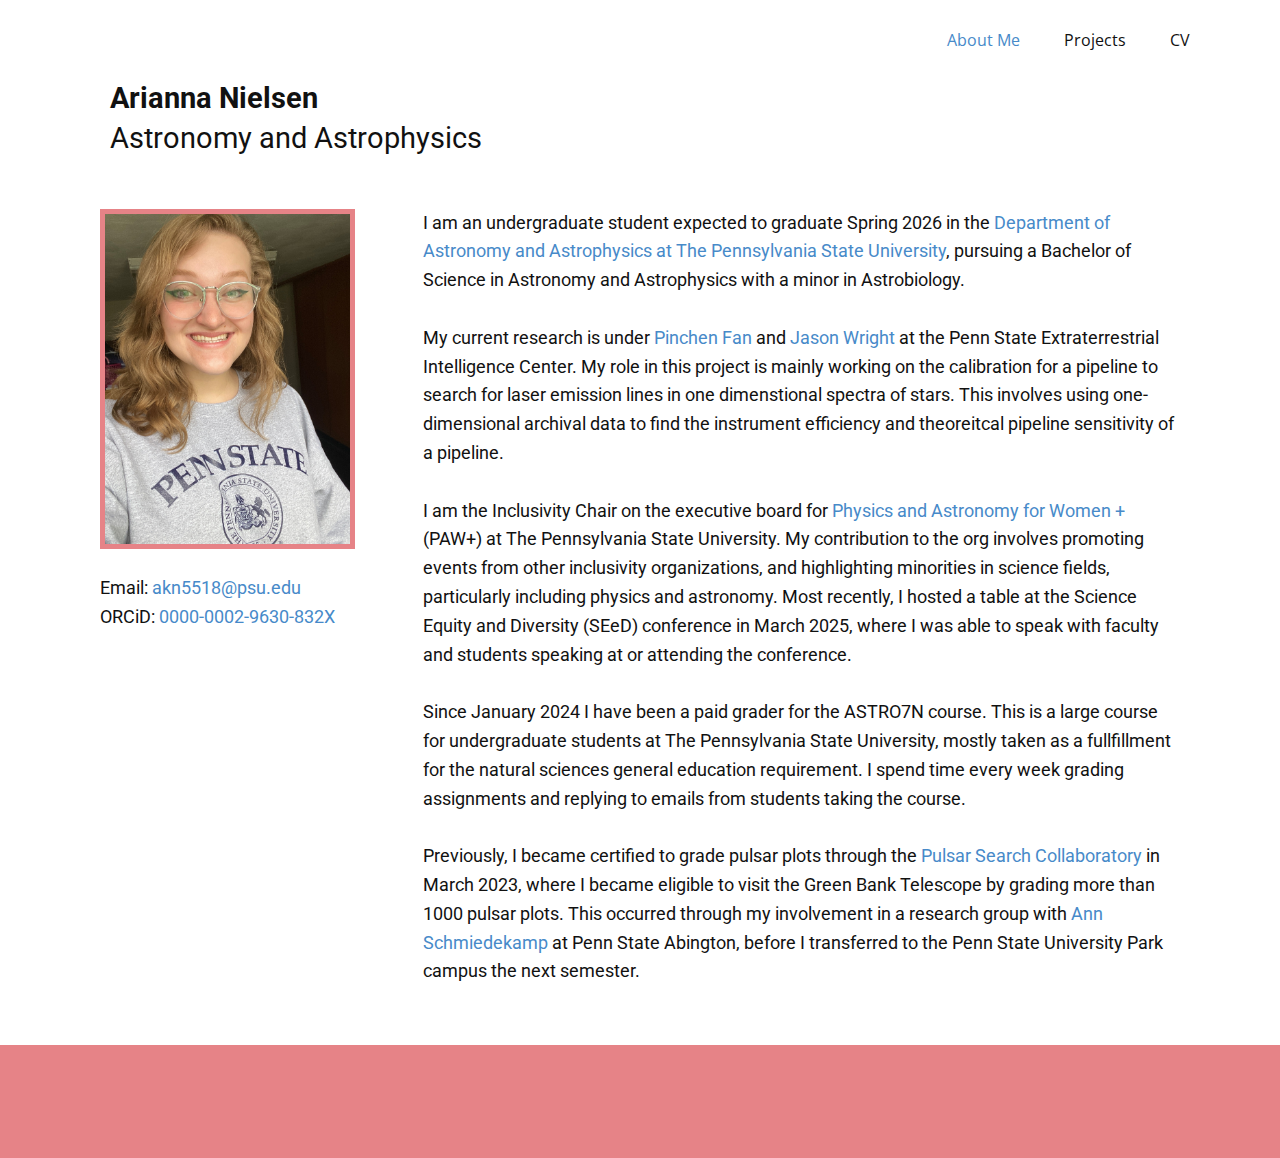
<file: index.html>
<!DOCTYPE html>
<html style="font-size: 16px;" lang="en"><head>
    <meta name="viewport" content="width=device-width, initial-scale=1.0">
    <meta charset="utf-8">
    <meta name="keywords" content="Arianna Nielsen">
    <meta name="description" content="">
    <title>About Me</title>
    <link rel="stylesheet" href="nicepage.css" media="screen">
<link rel="stylesheet" href="index.css" media="screen">
    <script class="u-script" type="text/javascript" src="jquery.js" defer=""></script>
    <script class="u-script" type="text/javascript" src="nicepage.js" defer=""></script>
    <meta name="generator" content="Nicepage 7.8.6, nicepage.com">
    <link id="u-theme-google-font" rel="stylesheet" href="https://fonts.googleapis.com/css?family=Roboto:100,100i,300,300i,400,400i,500,500i,700,700i,900,900i|Open+Sans:300,300i,400,400i,500,500i,600,600i,700,700i,800,800i">
    <link id="u-page-google-font" rel="stylesheet" href="https://fonts.googleapis.com/css?family=Roboto:100,100i,300,300i,400,400i,500,500i,700,700i,900,900i">
    <script type="application/ld+json">{
		"@context": "http://schema.org",
		"@type": "Organization",
		"name": "",
		"url": "/"
}</script>
    <meta name="theme-color" content="#478ac9">
    <meta property="og:title" content="About Me">
    <meta property="og:type" content="website">
    <link rel="canonical" href="/">
  <meta data-intl-tel-input-cdn-path="intlTelInput/"></head>
	 <!-- Custom Styles to Remove Gaps -->
    <style>
        /* Reset margin and padding for the entire page */
        * {
            margin: 0;
            padding: 0;
            box-sizing: border-box;
        }

        /* Ensure body has no padding or margin */
        body {
            margin: 0;
            padding: 0;
            height: 100%; /* Ensure full height for the body */
        }

        /* Remove extra space from header */
        header {
            margin: 0;
            padding: 0;
        }

        /* Remove gap above sections */
        section.u-section-1, section.u-section-2 {
            margin-top: 0 !important;
            padding-top: 0 !important;
        }

        /* Remove margin-bottom of sections */
        section {
            margin-bottom: 0 !important;
            padding-bottom: 0 !important;
        }

        /* Remove gaps within layout cells */
        .u-layout-cell {
            padding: 0 !important;
            margin: 0 !important;
        }

        /* Remove padding from the layout container */
        .u-layout-wrap {
            padding: 0 !important;
            margin: 0 !important;
        }

        /* Ensure images are aligned without any space around them */
        img.u-image {
            margin: 0 !important;
            padding: 0 !important;
            display: block; /* Make sure image is treated as block element */
            width: 100%; /* Ensure the image fills the container */
        }
	@media (max-width: 768px) {
  .u-popupmenu-items .u-nav-link:hover {
    color: #f77cac !important; /* Pink when tapped or hovered */
  }
}
    </style>
</head>
  <body data-home-page="https://ariannanielsen.nicepage.io/Home.html?version=cf4f692b-7b1d-22ef-b6c4-9f2c6c17b071" data-home-page-title="About Me" data-path-to-root="./" data-include-products="false" class="u-body u-xl-mode" data-lang="en"><header class="u-clearfix u-header u-header" id="header"><div class="u-clearfix u-sheet u-valign-middle-lg u-valign-middle-md u-valign-middle-sm u-valign-middle-xs u-sheet-1">
        <nav class="u-menu u-menu-one-level u-offcanvas u-menu-1" role="navigation" aria-label="Menu navigation">
          <div class="menu-collapse" style="font-size: 1rem; letter-spacing: 0px;">
            <a class="u-button-style u-custom-left-right-menu-spacing u-custom-padding-bottom u-custom-top-bottom-menu-spacing u-hamburger-link u-nav-link u-text-active-palette-1-base u-text-hover-palette-2-base" href="#" tabindex="-1" aria-label="Open menu" aria-controls="ac43">
              <svg class="u-svg-link" viewBox="0 0 24 24"><use xlink:href="#menu-hamburger"></use></svg>
              <svg class="u-svg-content" version="1.1" id="menu-hamburger" viewBox="0 0 16 16" x="0px" y="0px" xmlns:xlink="http://www.w3.org/1999/xlink" xmlns="http://www.w3.org/2000/svg"><g><rect y="1" width="16" height="2"></rect><rect y="7" width="16" height="2"></rect><rect y="13" width="16" height="2"></rect>
</g></svg>
            </a>
          </div>
          <div class="u-custom-menu u-nav-container">
          <ul class="u-nav u-unstyled u-nav-1" role="menubar">
  <li role="none" class="u-nav-item">
    <a role="menuitem" class="u-button-style u-nav-link u-text-active-palette-1-base u-text-hover-palette-2-base" href="./" style="padding: 10px 20px;">About Me</a>
  </li>
  <li role="none" class="u-nav-item">
    <a role="menuitem" class="u-button-style u-nav-link u-text-active-palette-1-base u-text-hover-palette-2-base" href="Projects.html" style="padding: 10px 20px;">Projects</a>
  </li>
	<li role="none" class="u-nav-item">
    <a role="menuitem" class="u-button-style u-nav-link u-text-active-palette-1-base u-text-hover-palette-2-base" href="CV.html" style="padding: 10px 20px;">CV</a>
  </li>
</ul>
          </div>
          <div class="u-custom-menu u-nav-container-collapse" id="ac43" role="region" aria-label="Menu panel">
            <div class="u-palette-2-light-1 u-container-style u-inner-container-layout u-opacity u-opacity-95 u-sidenav">
              <div class="u-inner-container-layout u-sidenav-overflow">
                <div class="u-menu-close" tabindex="-1" aria-label="Close menu"></div>
                <ul class="u-align-center u-nav u-popupmenu-items u-unstyled u-nav-2" role="menubar">
  <li role="none" class="u-nav-item"><a role="menuitem" class="u-button-style u-nav-link u-text-active-palette-1-base u-text-hover-palette-2-base" href="./">About Me</a></li>
  <li role="none" class="u-nav-item"><a role="menuitem" class="u-button-style u-nav-link u-text-active-palette-1-base u-text-hover-palette-2-base" href="Projects.html">Projects</a></li>
  <li role="none" class="u-nav-item"><a role="menuitem" class="u-button-style u-nav-link u-text-active-palette-1-base u-text-hover-palette-2-base" href="CV.html">CV</a></li>
</ul>
              </div>
            </div>
            <div class="u-black u-menu-overlay u-opacity u-opacity-70"></div>
          </div>
        </nav>
    <h1 class="u-text u-custom-font u-font-roboto" style="text-align: left; font-size: 1.8em; font-weight: 700; line-height: 1.4; margin-left: 40px;">
      Arianna Nielsen<br>
      <span style="font-size: 1em; font-weight: normal;">Astronomy and Astrophysics</span>
    </h1>
</header>
    <section class="u-clearfix u-section-2" id="block-1">
      <div class="u-clearfix u-sheet u-valign-top-lg u-valign-top-md u-valign-top-sm u-valign-top-xs u-sheet-1">
        <div class="data-layout-selected u-clearfix u-expanded-width u-layout-wrap u-layout-wrap-1">
          <div class="u-layout">
            <div class="u-layout-row">
              <div class="u-container-style u-layout-cell u-size-17 u-layout-cell-1">
                <div class="u-container-layout u-valign-top u-container-layout-1">
                  <img class="custom-expanded u-border-5 u-border-palette-2-light-1 u-image u-image-1" src="images/IMG_3912.jpg" data-image-width="2316" data-image-height="3088">
			<br><p class="u-custom-font u-font-roboto u-text u-text-default u-text-1"> Email: <a href="mailto:akn5518@psu.edu">akn5518@psu.edu</a>
			<br> ORCiD: <a href="https://orcid.org/0000-0002-9630-832X" target="_blank" rel="noopener" data-block="17" data-block-type="Button,TextButton">0000-0002-9630-832X</a>
                </div>
              </div>
              <div class="u-container-style u-layout-cell u-size-43 u-layout-cell-2">
                <div class="u-container-layout u-container-layout-2">
                  <p class="u-custom-font u-font-roboto u-text u-text-default u-text-1">I am an undergraduate student expected to graduate Spring 2026 in the <a href="https://science.psu.edu/astro" target="_blank" rel="noopener">Department of Astronomy and Astrophysics at The Pennsylvania State University</a>, pursuing a Bachelor of Science in Astronomy and Astrophysics with a minor in Astrobiology.<br>
			  <br> My current research is under <a href="https://pinchen.fan/" target="_blank" rel="noopener" data-block="17" data-block-type="Button,TextButton">Pinchen Fan</a> and <a href="https://sites.psu.edu/astrowright/" target="_blank" rel="noopener" data-block="18" data-block-type="Button,TextButton">Jason Wright</a> at the Penn State Extraterrestrial Intelligence Center. My role in this project is mainly working on the calibration for a pipeline to search for laser emission lines in one dimenstional spectra of stars. This involves using one-dimensional archival data to find the instrument efficiency and theoreitcal pipeline sensitivity of a pipeline.<br>
				<br>I am the Inclusivity Chair on the executive board for <a href="https://pawplus.psu.edu/" target="_blank" rel="noopener">Physics and Astronomy for Women +</a> (PAW+) at The Pennsylvania State University. My contribution to the org involves promoting events from other inclusivity organizations, and highlighting minorities in science fields, particularly including physics and astronomy. Most recently, I hosted a table at the Science Equity and Diversity (SEeD) conference in March 2025, where I was able to speak with faculty and students speaking at or attending the conference.<br>
			  <br> Since January 2024 I have been a paid grader for the ASTRO7N course. This is a large course for undergraduate students at The Pennsylvania State University, mostly taken as a fullfillment for the natural sciences general education requirement. I spend time every week grading assignments and replying to emails from students taking the course.<br>
			  <br>Previously, I became certified to grade pulsar plots through the <a href="https://pulsars.nanograv.org/">Pulsar Search Collaboratory</a> in March 2023, where I became eligible to visit the Green Bank Telescope by grading more than 1000 pulsar plots. This occurred through my involvement in a research group with <a href="https://www.abington.psu.edu/person/ann-schmiedekamp-ph-d" target="_blank" rel="noopener">Ann Schmiedekamp</a> at Penn State Abington, before I transferred to the Penn State University Park campus the next semester.<br>
&nbsp;
                    <br>
                  </p>
                </div>
              </div>
            </div>
          </div>
        </div>
      </div>
    </section>
    <footer class="u-align-center u-clearfix u-container-align-center u-footer u-palette-2-light-1 u-footer" id="footer"><div class="u-clearfix u-sheet u-sheet-1">
          <br>
          <br>
        </p>
      </div></footer> 
    </section>
</body></html>
</file>
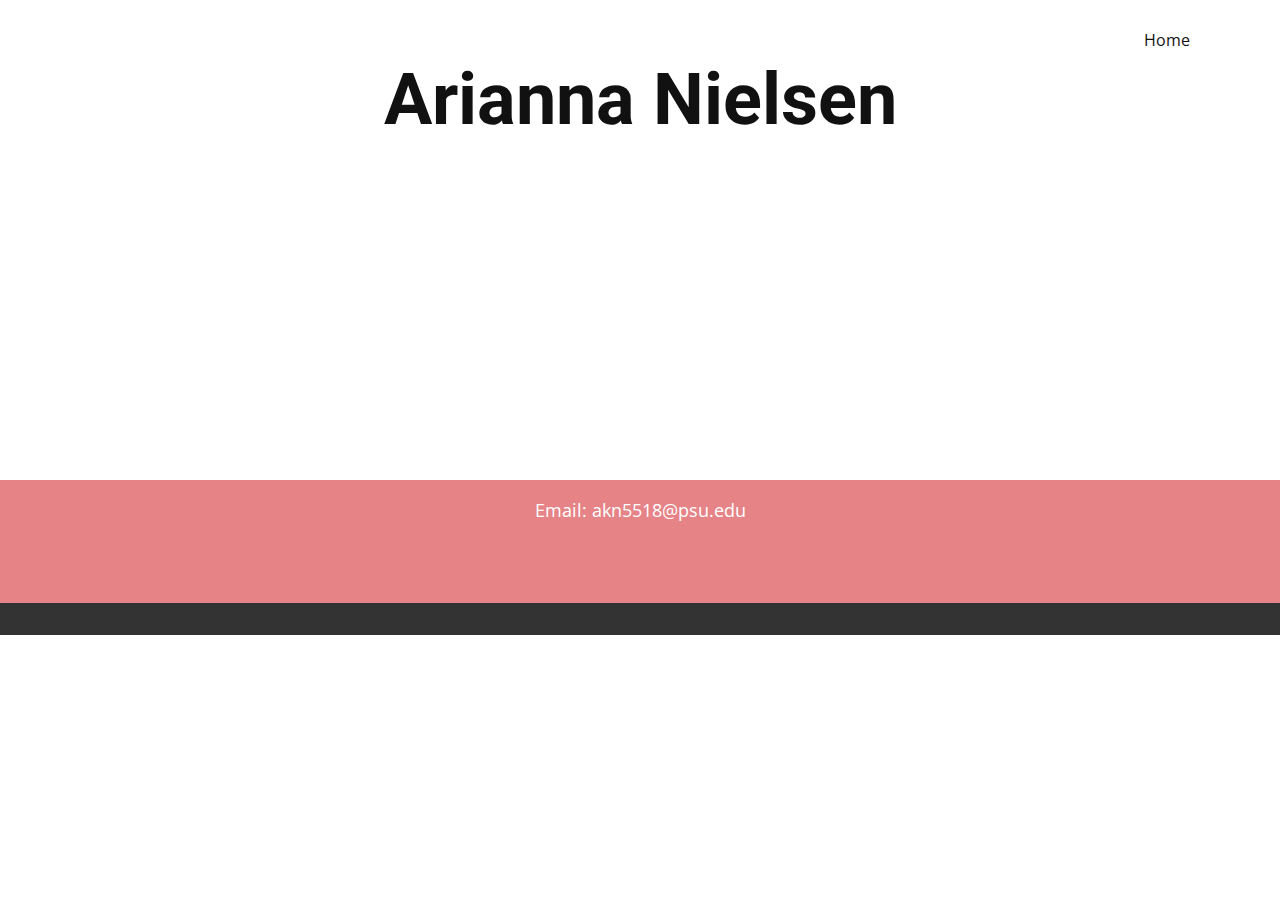
<file: About.html>
<!DOCTYPE html>
<html style="font-size: 16px;" lang="en"><head>
    <meta name="viewport" content="width=device-width, initial-scale=1.0">
    <meta charset="utf-8">
    <meta name="keywords" content="Arianna Nielsen">
    <meta name="description" content="">
    <title>About</title>
    <link rel="stylesheet" href="nicepage.css" media="screen">
<link rel="stylesheet" href="About.css" media="screen">
    <script class="u-script" type="text/javascript" src="jquery.js" defer=""></script>
    <script class="u-script" type="text/javascript" src="nicepage.js" defer=""></script>
    <meta name="generator" content="Nicepage 7.8.6, nicepage.com">
    
    
    
    <link id="u-theme-google-font" rel="stylesheet" href="https://fonts.googleapis.com/css?family=Roboto:100,100i,300,300i,400,400i,500,500i,700,700i,900,900i|Open+Sans:300,300i,400,400i,500,500i,600,600i,700,700i,800,800i">
    <link id="u-page-google-font" rel="stylesheet" href="https://fonts.googleapis.com/css?family=Roboto:100,100i,300,300i,400,400i,500,500i,700,700i,900,900i">
    <script type="application/ld+json">{
		"@context": "http://schema.org",
		"@type": "Organization",
		"name": ""
}</script>
    <meta name="theme-color" content="#478ac9">
    <meta property="og:title" content="About">
    <meta property="og:type" content="website">
  <meta data-intl-tel-input-cdn-path="intlTelInput/"></head>
  <body data-path-to-root="./" data-include-products="false" class="u-body u-xl-mode" data-lang="en"><header class="u-clearfix u-header u-header" id="header"><div class="u-clearfix u-sheet u-valign-middle-lg u-valign-middle-md u-valign-middle-sm u-valign-middle-xs u-sheet-1">
        <nav class="u-menu u-menu-one-level u-offcanvas u-menu-1" role="navigation" aria-label="Menu navigation">
          <div class="menu-collapse" style="font-size: 1rem; letter-spacing: 0px;">
            <a class="u-button-style u-custom-left-right-menu-spacing u-custom-padding-bottom u-custom-top-bottom-menu-spacing u-hamburger-link u-nav-link u-text-active-palette-1-base u-text-hover-palette-2-base" href="#" tabindex="-1" aria-label="Open menu" aria-controls="ac43">
              <svg class="u-svg-link" viewBox="0 0 24 24"><use xlink:href="#menu-hamburger"></use></svg>
              <svg class="u-svg-content" version="1.1" id="menu-hamburger" viewBox="0 0 16 16" x="0px" y="0px" xmlns:xlink="http://www.w3.org/1999/xlink" xmlns="http://www.w3.org/2000/svg"><g><rect y="1" width="16" height="2"></rect><rect y="7" width="16" height="2"></rect><rect y="13" width="16" height="2"></rect>
</g></svg>
            </a>
          </div>
          <div class="u-custom-menu u-nav-container">
            <ul class="u-nav u-unstyled u-nav-1" role="menubar"><li role="none" class="u-nav-item"><a role="menuitem" class="u-button-style u-nav-link u-text-active-palette-1-base u-text-hover-palette-2-base" href="./" style="padding: 10px 20px;">Home</a>
</li></ul>
          </div>
          <div class="u-custom-menu u-nav-container-collapse" id="ac43" role="region" aria-label="Menu panel">
            <div class="u-black u-container-style u-inner-container-layout u-opacity u-opacity-95 u-sidenav">
              <div class="u-inner-container-layout u-sidenav-overflow">
                <div class="u-menu-close" tabindex="-1" aria-label="Close menu"></div>
                <ul class="u-align-center u-nav u-popupmenu-items u-unstyled u-nav-2" role="menubar"><li role="none" class="u-nav-item"><a role="menuitem" class="u-button-style u-nav-link" href="./">Home</a>
</li></ul>
              </div>
            </div>
            <div class="u-black u-menu-overlay u-opacity u-opacity-70"></div>
          </div>
        </nav>
        <h1 class="u-align-center u-custom-font u-font-roboto u-text u-text-default u-text-1">Arianna Nielsen</h1>
      </div></header>
    <section class="u-clearfix u-section-1" id="block-1">
      <div class="u-clearfix u-sheet u-sheet-1"></div>
    </section>
    
    
    
    <footer class="u-align-center u-clearfix u-container-align-center u-footer u-palette-2-light-1 u-footer" id="footer"><div class="u-clearfix u-sheet u-sheet-1">
        <p class="u-text u-text-1">Email:&nbsp;<a class="u-active-none u-border-none u-btn u-button-link u-button-style u-hover-none u-none u-text-body-alt-color u-btn-1" href="mailto:akn5518@psu.edu">akn5518@psu.edu</a>
          <br>
          <br>
        </p>
      </div></footer>
    <section class="u-backlink u-clearfix u-grey-80"></section>
  
</body></html>
</file>
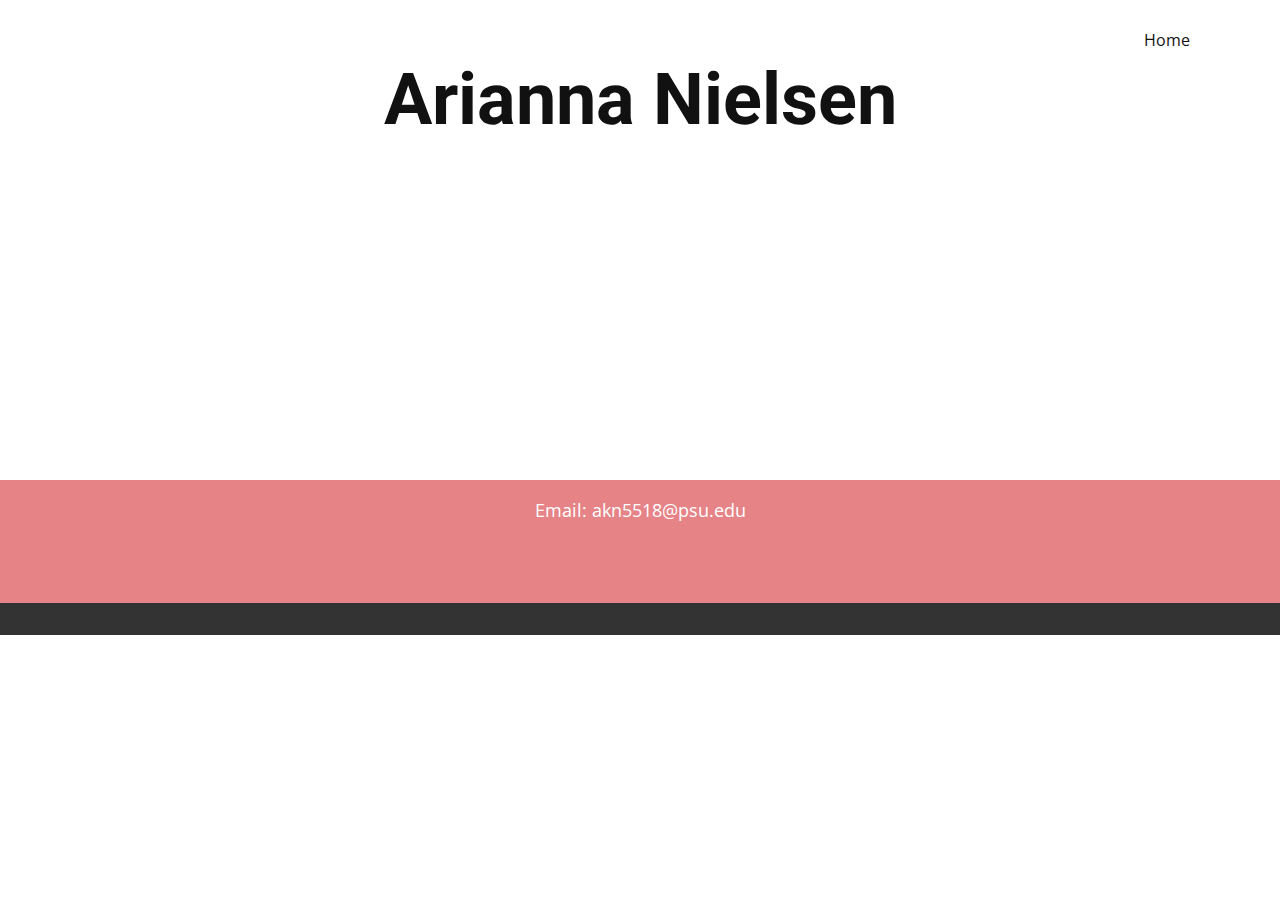
<file: Contact.html>
<!DOCTYPE html>
<html style="font-size: 16px;" lang="en"><head>
    <meta name="viewport" content="width=device-width, initial-scale=1.0">
    <meta charset="utf-8">
    <meta name="keywords" content="Arianna Nielsen">
    <meta name="description" content="">
    <title>Contact</title>
    <link rel="stylesheet" href="nicepage.css" media="screen">
<link rel="stylesheet" href="Contact.css" media="screen">
    <script class="u-script" type="text/javascript" src="jquery.js" defer=""></script>
    <script class="u-script" type="text/javascript" src="nicepage.js" defer=""></script>
    <meta name="generator" content="Nicepage 7.8.6, nicepage.com">
    
    
    
    <link id="u-theme-google-font" rel="stylesheet" href="https://fonts.googleapis.com/css?family=Roboto:100,100i,300,300i,400,400i,500,500i,700,700i,900,900i|Open+Sans:300,300i,400,400i,500,500i,600,600i,700,700i,800,800i">
    <link id="u-page-google-font" rel="stylesheet" href="https://fonts.googleapis.com/css?family=Roboto:100,100i,300,300i,400,400i,500,500i,700,700i,900,900i">
    <script type="application/ld+json">{
		"@context": "http://schema.org",
		"@type": "Organization",
		"name": ""
}</script>
    <meta name="theme-color" content="#478ac9">
    <meta property="og:title" content="Contact">
    <meta property="og:type" content="website">
  <meta data-intl-tel-input-cdn-path="intlTelInput/"></head>
  <body data-path-to-root="./" data-include-products="false" class="u-body u-xl-mode" data-lang="en"><header class="u-clearfix u-header u-header" id="header"><div class="u-clearfix u-sheet u-valign-middle-lg u-valign-middle-md u-valign-middle-sm u-valign-middle-xs u-sheet-1">
        <nav class="u-menu u-menu-one-level u-offcanvas u-menu-1" role="navigation" aria-label="Menu navigation">
          <div class="menu-collapse" style="font-size: 1rem; letter-spacing: 0px;">
            <a class="u-button-style u-custom-left-right-menu-spacing u-custom-padding-bottom u-custom-top-bottom-menu-spacing u-hamburger-link u-nav-link u-text-active-palette-1-base u-text-hover-palette-2-base" href="#" tabindex="-1" aria-label="Open menu" aria-controls="ac43">
              <svg class="u-svg-link" viewBox="0 0 24 24"><use xlink:href="#menu-hamburger"></use></svg>
              <svg class="u-svg-content" version="1.1" id="menu-hamburger" viewBox="0 0 16 16" x="0px" y="0px" xmlns:xlink="http://www.w3.org/1999/xlink" xmlns="http://www.w3.org/2000/svg"><g><rect y="1" width="16" height="2"></rect><rect y="7" width="16" height="2"></rect><rect y="13" width="16" height="2"></rect>
</g></svg>
            </a>
          </div>
          <div class="u-custom-menu u-nav-container">
            <ul class="u-nav u-unstyled u-nav-1" role="menubar"><li role="none" class="u-nav-item"><a role="menuitem" class="u-button-style u-nav-link u-text-active-palette-1-base u-text-hover-palette-2-base" href="./" style="padding: 10px 20px;">Home</a>
</li></ul>
          </div>
          <div class="u-custom-menu u-nav-container-collapse" id="ac43" role="region" aria-label="Menu panel">
            <div class="u-black u-container-style u-inner-container-layout u-opacity u-opacity-95 u-sidenav">
              <div class="u-inner-container-layout u-sidenav-overflow">
                <div class="u-menu-close" tabindex="-1" aria-label="Close menu"></div>
                <ul class="u-align-center u-nav u-popupmenu-items u-unstyled u-nav-2" role="menubar"><li role="none" class="u-nav-item"><a role="menuitem" class="u-button-style u-nav-link" href="./">Home</a>
</li></ul>
              </div>
            </div>
            <div class="u-black u-menu-overlay u-opacity u-opacity-70"></div>
          </div>
        </nav>
        <h1 class="u-align-center u-custom-font u-font-roboto u-text u-text-default u-text-1">Arianna Nielsen</h1>
      </div></header>
    <section class="u-clearfix u-section-1" id="block-1">
      <div class="u-clearfix u-sheet u-sheet-1"></div>
    </section>
    
    
    
    <footer class="u-align-center u-clearfix u-container-align-center u-footer u-palette-2-light-1 u-footer" id="footer"><div class="u-clearfix u-sheet u-sheet-1">
        <p class="u-text u-text-1">Email:&nbsp;<a class="u-active-none u-border-none u-btn u-button-link u-button-style u-hover-none u-none u-text-body-alt-color u-btn-1" href="mailto:akn5518@psu.edu">akn5518@psu.edu</a>
          <br>
          <br>
        </p>
      </div></footer>
    <section class="u-backlink u-clearfix u-grey-80"></section>
  
</body></html>
</file>
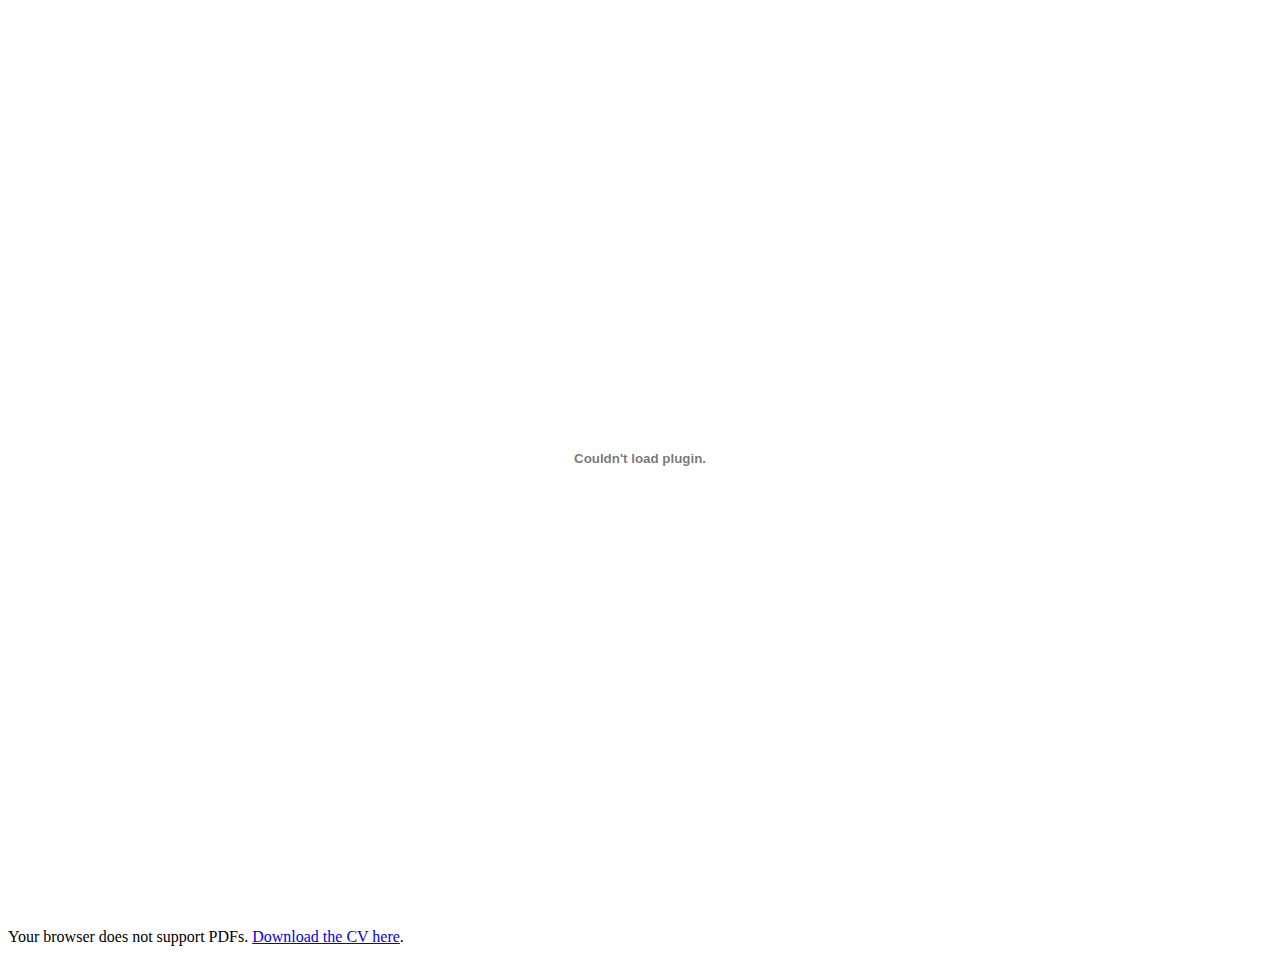
<file: CV.html>
<!DOCTYPE html>
<html lang="en">
<head>
  <title>My CV</title>
</head>
<body>
  <embed src="Arianna_Nielsen_CV(1).pdf" type="application/pdf" width="100%" height="100%" style="min-height: 100vh;">
  <p>Your browser does not support PDFs. <a href="Arianna_Nielsen_CV(1).pdf">Download the CV here</a>.</p>
</body>
</html>
</file>
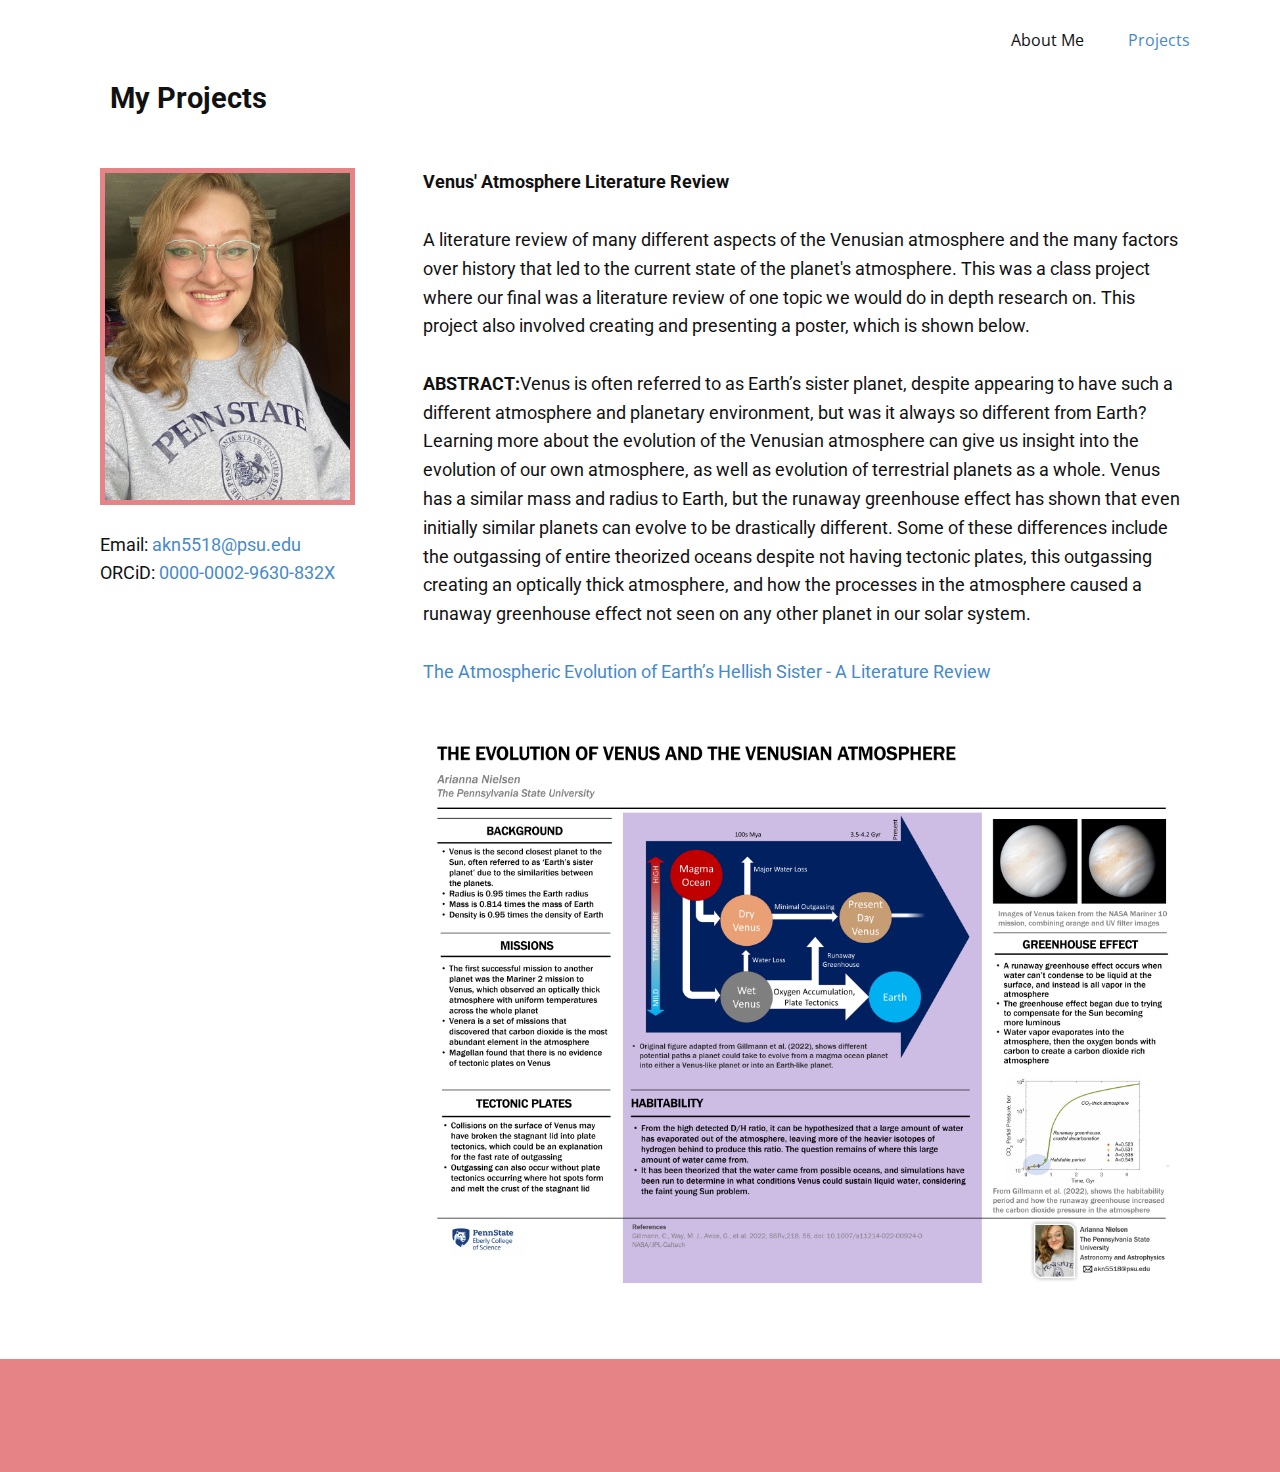
<file: Projects.html>
<!DOCTYPE html>
<html style="font-size: 16px;" lang="en">
<head>
    <meta name="viewport" content="width=device-width, initial-scale=1.0">
    <meta charset="utf-8">
    <meta name="keywords" content="Arianna Nielsen">
    <meta name="description" content="">
    <title>Projects</title>
    <link rel="stylesheet" href="nicepage.css" media="screen">
    <link rel="stylesheet" href="index.css" media="screen">
    <script class="u-script" type="text/javascript" src="jquery.js" defer=""></script>
    <script class="u-script" type="text/javascript" src="nicepage.js" defer=""></script>
    <meta name="generator" content="Nicepage 7.8.6, nicepage.com">
    <link id="u-theme-google-font" rel="stylesheet" href="https://fonts.googleapis.com/css?family=Roboto:100,100i,300,300i,400,400i,500,500i,700,700i,900,900i|Open+Sans:300,300i,400,400i,500,500i,600,600i,700,700i,800,800i">
    <link id="u-page-google-font" rel="stylesheet" href="https://fonts.googleapis.com/css?family=Roboto:100,100i,300,300i,400,400i,500,500i,700,700i,900,900i">
    <script type="application/ld+json">{
        "@context": "http://schema.org",
        "@type": "Organization",
        "name": "",
        "url": "/"
    }</script>
    <meta name="theme-color" content="#478ac9">
    <meta property="og:title" content="Projects">
    <meta property="og:type" content="website">
    <link rel="canonical" href="/">
    <meta data-intl-tel-input-cdn-path="intlTelInput/"></head>

    <style>
        /* Reset margin and padding for the entire page */
        * {
            margin: 0;
            padding: 0;
            box-sizing: border-box;
        }

        /* Ensure body has no padding or margin */
        body {
            margin: 0;
            padding: 0;
            height: 100%; /* Ensure full height for the body */
        }

        /* Remove extra space from header */
        header {
            margin: 0;
            padding: 0;
        }

        /* Remove gap above sections */
        section.u-section-1, section.u-section-2 {
            margin-top: 0 !important;
            padding-top: 0 !important;
        }

        /* Remove margin-bottom of sections */
        section {
            margin-bottom: 0 !important;
            padding-bottom: 0 !important;
        }

        /* Remove gaps within layout cells */
        .u-layout-cell {
            padding: 0 !important;
            margin: 0 !important;
        }

        /* Remove padding from the layout container */
        .u-layout-wrap {
            padding: 0 !important;
            margin: 0 !important;
        }

        /* Ensure images are aligned without any space around them */
        img.u-image {
            margin: 0 !important;
            padding: 0 !important;
            display: block; /* Make sure image is treated as block element */
            width: 100%; /* Ensure the image fills the container */
        }
    </style>
</head>
<body data-home-page="https://ariannanielsen.nicepage.io/Projects.html?version=cf4f692b-7b1d-22ef-b6c4-9f2c6c17b071" data-home-page-title="Projects" data-path-to-root="./" data-include-products="false" class="u-body u-xl-mode" data-lang="en">

<header class="u-clearfix u-header u-header" id="header">
    <div class="u-clearfix u-sheet u-valign-middle-lg u-valign-middle-md u-valign-middle-sm u-valign-middle-xs u-sheet-1">
        <nav class="u-menu u-menu-one-level u-offcanvas u-menu-1" role="navigation" aria-label="Menu navigation">
            <div class="menu-collapse" style="font-size: 1rem; letter-spacing: 0px;">
                <a class="u-button-style u-custom-left-right-menu-spacing u-custom-padding-bottom u-custom-top-bottom-menu-spacing u-hamburger-link u-nav-link u-text-active-palette-1-base u-text-hover-palette-2-base" href="#" tabindex="-1" aria-label="Open menu" aria-controls="ac43">
                    <svg class="u-svg-link" viewBox="0 0 24 24"><use xlink:href="#menu-hamburger"></use></svg>
                    <svg class="u-svg-content" version="1.1" id="menu-hamburger" viewBox="0 0 16 16" x="0px" y="0px" xmlns:xlink="http://www.w3.org/1999/xlink" xmlns="http://www.w3.org/2000/svg"><g><rect y="1" width="16" height="2"></rect><rect y="7" width="16" height="2"></rect><rect y="13" width="16" height="2"></rect></g></svg>
                </a>
            </div>
            <div class="u-custom-menu u-nav-container">
                <ul class="u-nav u-unstyled u-nav-1" role="menubar">
                    <li role="none" class="u-nav-item">
                        <a role="menuitem" class="u-button-style u-nav-link u-text-active-palette-1-base u-text-hover-palette-2-base" href="./" style="padding: 10px 20px;">About Me</a>
                    </li>
                    <li role="none" class="u-nav-item">
                        <a role="menuitem" class="u-button-style u-nav-link u-text-active-palette-1-base u-text-hover-palette-2-base" href="Projects.html" style="padding: 10px 20px;">Projects</a>
                    </li>
                </ul>
            </div>
            <div class="u-custom-menu u-nav-container-collapse" id="ac43" role="region" aria-label="Menu panel">
                <div class="u-palette-2-light-1 u-container-style u-inner-container-layout u-opacity u-opacity-95 u-sidenav">
                    <div class="u-inner-container-layout u-sidenav-overflow">
                        <div class="u-menu-close" tabindex="-1" aria-label="Close menu"></div>
                        <ul class="u-align-center u-nav u-popupmenu-items u-unstyled u-nav-2" role="menubar">
                            <li role="none" class="u-nav-item">
                                <a role="menuitem" class="u-button-style u-nav-link" href="./">About Me</a>
                            </li>
                            <li role="none" class="u-nav-item">
                                <a role="menuitem" class="u-button-style u-nav-link" href="Projects.html">Projects</a>
                            </li>
				 <li role="none" class="u-nav-item">
                                <a role="menuitem" class="u-button-style u-nav-link" href="CV.html">CV</a>
                        </ul>
                    </div>
                </div>
                <div class="u-black u-menu-overlay u-opacity u-opacity-70"></div>
            </div>
        </nav>
        <h1 class="u-text u-custom-font u-font-roboto" style="text-align: left; font-size: 1.8em; font-weight: 700; line-height: 1.4; margin-left: 40px;">
            My Projects
        </h1>
    </div>
</header>

<section class="u-clearfix u-section-2" id="block-1">
    <div class="u-clearfix u-sheet u-valign-top-lg u-valign-top-md u-valign-top-sm u-valign-top-xs u-sheet-1">
        <div class="data-layout-selected u-clearfix u-expanded-width u-layout-wrap u-layout-wrap-1">
            <div class="u-layout">
                <div class="u-layout-row">
                    <div class="u-container-style u-layout-cell u-size-17 u-layout-cell-1">
                        <div class="u-container-layout u-valign-top u-container-layout-1">
                            <img class="custom-expanded u-border-5 u-border-palette-2-light-1 u-image u-image-1" src="images/IMG_3912.jpg" data-image-width="2316" data-image-height="3088" style="max-width: 100%; height: auto;">
				<br><p class="u-custom-font u-font-roboto u-text u-text-default u-text-1"> Email: <a href="mailto:akn5518@psu.edu">akn5518@psu.edu</a>
			<br> ORCiD: <a href="https://orcid.org/0000-0002-9630-832X" target="_blank" rel="noopener" data-block="17" data-block-type="Button,TextButton">0000-0002-9630-832X</a>
                        </div>
                    </div>
                    <div class="u-container-style u-layout-cell u-size-43 u-layout-cell-2">
                        <div class="u-container-layout u-container-layout-2">
                            <p class="u-custom-font u-font-roboto u-text u-text-default u-text-1">
                                <strong>Venus' Atmosphere Literature Review</strong><br><br>
                                A literature review of many different aspects of the Venusian atmosphere and the many factors over history that led to the current state of the planet's atmosphere. This was a class project where our final was a literature review of one topic we would do in depth research on. This project also involved creating and presenting a poster, which is shown below.<br><br>
                               <strong>ABSTRACT:</strong>Venus is often referred to as Earth’s sister planet, despite appearing to have such a different atmosphere and planetary environment, but was it always so different from Earth? Learning more about
the evolution of the Venusian atmosphere can give us insight into the evolution of our own atmosphere,
as well as evolution of terrestrial planets as a whole. Venus has a similar mass and radius to Earth, but
the runaway greenhouse effect has shown that even initially similar planets can evolve to be drastically
different. Some of these differences include the outgassing of entire theorized oceans despite not having
tectonic plates, this outgassing creating an optically thick atmosphere, and how the processes in the
atmosphere caused a runaway greenhouse effect not seen on any other planet in our solar system. <br><br>
                                <a href="https://pennstateoffice365-my.sharepoint.com/:b:/g/personal/akn5518_psu_edu/EaOeGG0xTaJFpxMDSinFuR8B_Q6wLFHBk-6lM1JK10Q60A?e=ugJVE7" target="_blank" rel="noopener" data-block="17" data-block-type="Button,TextButton">The Atmospheric Evolution of Earth’s Hellish Sister - A Literature Review</a></br></br>
                           <!-- Poster Image Below the Download Link -->
                                <img class="u-image u-image-2" src="images/Slide1.jpg" alt="Project Poster" style="max-width: 100%; height: auto;">
                            </p>
                        </div>
                    </div>
                </div>
            </div>
        </div>
    </div>
</section>
<br>
                  </p>
                </div>
              </div>
            </div>
          </div>
        </div>
      </div>
    </section>
    <footer class="u-align-center u-clearfix u-container-align-center u-footer u-palette-2-light-1 u-footer" id="footer"><div class="u-clearfix u-sheet u-sheet-1">
          <br>
          <br>
        </p>
      </div></footer> 
    </section>
</body></html>
</file>
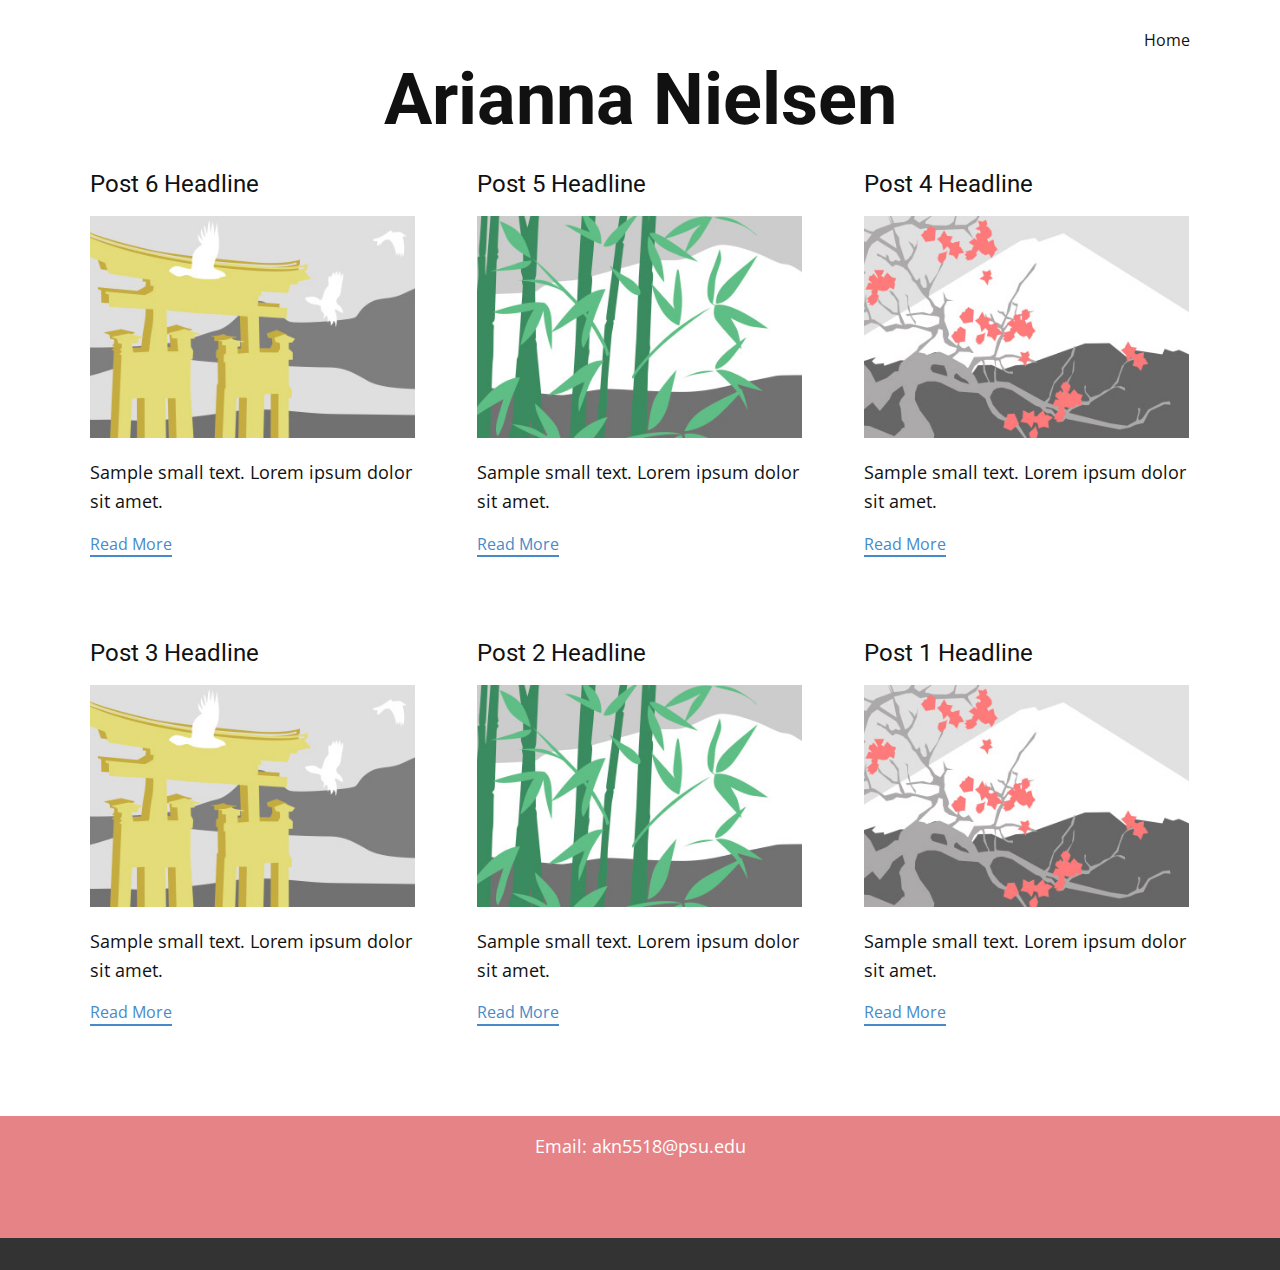
<file: blog/blog.html>
<!DOCTYPE html>
<html style="font-size: 16px;" lang="en"><head>
    <meta name="viewport" content="width=device-width, initial-scale=1.0">
    <meta charset="utf-8">
    <meta name="keywords" content="Arianna Nielsen">
    <meta name="description" content="">
    <title>Blog</title>
    <link rel="stylesheet" href="../nicepage.css" media="screen">
<link rel="stylesheet" href="../Blog-Template.css" media="screen">
    <script class="u-script" type="text/javascript" src="../jquery.js" defer=""></script>
    <script class="u-script" type="text/javascript" src="../nicepage.js" defer=""></script>
    <meta name="generator" content="Nicepage 7.8.6, nicepage.com">
    
    
    
    <link id="u-theme-google-font" rel="stylesheet" href="https://fonts.googleapis.com/css?family=Roboto:100,100i,300,300i,400,400i,500,500i,700,700i,900,900i|Open+Sans:300,300i,400,400i,500,500i,600,600i,700,700i,800,800i">
    <link id="u-page-google-font" rel="stylesheet" href="https://fonts.googleapis.com/css?family=Roboto:100,100i,300,300i,400,400i,500,500i,700,700i,900,900i">
    <script type="application/ld+json">{
		"@context": "http://schema.org",
		"@type": "Organization",
		"name": ""
}</script>
    <meta name="theme-color" content="#478ac9">
  <meta data-intl-tel-input-cdn-path="intlTelInput/"></head>
  <body data-path-to-root="../" data-include-products="false" class="u-body u-xl-mode" data-lang="en"><header class="u-clearfix u-header u-header" id="header"><div class="u-clearfix u-sheet u-valign-middle-lg u-valign-middle-md u-valign-middle-sm u-valign-middle-xs u-sheet-1">
        <nav class="u-menu u-menu-one-level u-offcanvas u-menu-1" role="navigation" aria-label="Menu navigation">
          <div class="menu-collapse" style="font-size: 1rem; letter-spacing: 0px;">
            <a class="u-button-style u-custom-left-right-menu-spacing u-custom-padding-bottom u-custom-top-bottom-menu-spacing u-hamburger-link u-nav-link u-text-active-palette-1-base u-text-hover-palette-2-base" href="#" tabindex="-1" aria-label="Open menu" aria-controls="ac43">
              <svg class="u-svg-link" viewBox="0 0 24 24"><use xlink:href="#menu-hamburger"></use></svg>
              <svg class="u-svg-content" version="1.1" id="menu-hamburger" viewBox="0 0 16 16" x="0px" y="0px" xmlns:xlink="http://www.w3.org/1999/xlink" xmlns="http://www.w3.org/2000/svg"><g><rect y="1" width="16" height="2"></rect><rect y="7" width="16" height="2"></rect><rect y="13" width="16" height="2"></rect>
</g></svg>
            </a>
          </div>
          <div class="u-custom-menu u-nav-container">
            <ul class="u-nav u-unstyled u-nav-1" role="menubar"><li role="none" class="u-nav-item"><a role="menuitem" class="u-button-style u-nav-link u-text-active-palette-1-base u-text-hover-palette-2-base" href="../" style="padding: 10px 20px;">Home</a>
</li></ul>
          </div>
          <div class="u-custom-menu u-nav-container-collapse" id="ac43" role="region" aria-label="Menu panel">
            <div class="u-black u-container-style u-inner-container-layout u-opacity u-opacity-95 u-sidenav">
              <div class="u-inner-container-layout u-sidenav-overflow">
                <div class="u-menu-close" tabindex="-1" aria-label="Close menu"></div>
                <ul class="u-align-center u-nav u-popupmenu-items u-unstyled u-nav-2" role="menubar"><li role="none" class="u-nav-item"><a role="menuitem" class="u-button-style u-nav-link" href="../">Home</a>
</li></ul>
              </div>
            </div>
            <div class="u-black u-menu-overlay u-opacity u-opacity-70"></div>
          </div>
        </nav>
        <h1 class="u-align-center u-custom-font u-font-roboto u-text u-text-default u-text-1">Arianna Nielsen</h1>
      </div></header>
    <section class="u-clearfix u-section-1" id="block-1">
      <div class="u-clearfix u-sheet u-valign-middle u-sheet-1"><!--blog--><!--blog_options_json--><!--{"type":"Recent","source":"","tags":"","count":""}--><!--/blog_options_json-->
        <div class="u-blog u-expanded-width u-repeater u-repeater-1" data-blog-id="blog-1"><!--blog_post-->
          <div class="u-blog-post u-container-style u-repeater-item u-white u-repeater-item-1">
            <div class="u-container-layout u-similar-container u-valign-top u-container-layout-1"><!--blog_post_header-->
              <h4 class="u-blog-control u-text u-text-1">
                <a class="u-post-header-link" href="../blog/post-5.html">Post 6 Headline</a>
              </h4><!--/blog_post_header--><!--blog_post_image-->
              <img alt="" class="u-blog-control u-expanded-width u-image u-image-default u-image-1" src="../images/8ad73f3c.jpeg" data-href="../blog/post-5.html"><!--/blog_post_image--><!--blog_post_content-->
              <div class="u-blog-control u-post-content u-text u-text-2 fr-view">Sample small text. Lorem ipsum dolor sit amet.</div><!--/blog_post_content--><!--blog_post_readmore-->
              <a href="../blog/post-5.html" class="u-blog-control u-border-2 u-border-palette-1-base u-btn u-btn-rectangle u-button-style u-none u-btn-1"><!--blog_post_readmore_content--><!--options_json--><!--{"content":"","defaultValue":"Read More"}--><!--/options_json-->Read More<!--/blog_post_readmore_content--></a><!--/blog_post_readmore-->
            </div>
          </div><div class="u-blog-post u-container-style u-repeater-item u-video-cover u-white">
            <div class="u-container-layout u-similar-container u-valign-top u-container-layout-2"><!--blog_post_header-->
              <h4 class="u-blog-control u-text u-text-3">
                <a class="u-post-header-link" href="../blog/post-4.html">Post 5 Headline</a>
              </h4><!--/blog_post_header--><!--blog_post_image-->
              <img alt="" class="u-blog-control u-expanded-width u-image u-image-default u-image-2" src="../images/68f64b9d.jpeg" data-href="../blog/post-4.html"><!--/blog_post_image--><!--blog_post_content-->
              <div class="u-blog-control u-post-content u-text u-text-4 fr-view">Sample small text. Lorem ipsum dolor sit amet.</div><!--/blog_post_content--><!--blog_post_readmore-->
              <a href="../blog/post-4.html" class="u-blog-control u-border-2 u-border-palette-1-base u-btn u-btn-rectangle u-button-style u-none u-btn-2"><!--blog_post_readmore_content--><!--options_json--><!--{"content":"","defaultValue":"Read More"}--><!--/options_json-->Read More<!--/blog_post_readmore_content--></a><!--/blog_post_readmore-->
            </div>
          </div><div class="u-blog-post u-container-style u-repeater-item u-video-cover u-white">
            <div class="u-container-layout u-similar-container u-valign-top u-container-layout-3"><!--blog_post_header-->
              <h4 class="u-blog-control u-text u-text-5">
                <a class="u-post-header-link" href="../blog/post-3.html">Post 4 Headline</a>
              </h4><!--/blog_post_header--><!--blog_post_image-->
              <img alt="" class="u-blog-control u-expanded-width u-image u-image-default u-image-3" src="../images/0fd3416c.jpeg" data-href="../blog/post-3.html"><!--/blog_post_image--><!--blog_post_content-->
              <div class="u-blog-control u-post-content u-text u-text-6 fr-view">Sample small text. Lorem ipsum dolor sit amet.</div><!--/blog_post_content--><!--blog_post_readmore-->
              <a href="../blog/post-3.html" class="u-blog-control u-border-2 u-border-palette-1-base u-btn u-btn-rectangle u-button-style u-none u-btn-3"><!--blog_post_readmore_content--><!--options_json--><!--{"content":"","defaultValue":"Read More"}--><!--/options_json-->Read More<!--/blog_post_readmore_content--></a><!--/blog_post_readmore-->
            </div>
          </div><div class="u-blog-post u-container-style u-repeater-item u-white u-repeater-item-1">
            <div class="u-container-layout u-similar-container u-valign-top u-container-layout-1"><!--blog_post_header-->
              <h4 class="u-blog-control u-text u-text-1">
                <a class="u-post-header-link" href="../blog/post-2.html">Post 3 Headline</a>
              </h4><!--/blog_post_header--><!--blog_post_image-->
              <img alt="" class="u-blog-control u-expanded-width u-image u-image-default u-image-1" src="../images/8ad73f3c.jpeg" data-href="../blog/post-2.html"><!--/blog_post_image--><!--blog_post_content-->
              <div class="u-blog-control u-post-content u-text u-text-2 fr-view">Sample small text. Lorem ipsum dolor sit amet.</div><!--/blog_post_content--><!--blog_post_readmore-->
              <a href="../blog/post-2.html" class="u-blog-control u-border-2 u-border-palette-1-base u-btn u-btn-rectangle u-button-style u-none u-btn-1"><!--blog_post_readmore_content--><!--options_json--><!--{"content":"","defaultValue":"Read More"}--><!--/options_json-->Read More<!--/blog_post_readmore_content--></a><!--/blog_post_readmore-->
            </div>
          </div><div class="u-blog-post u-container-style u-repeater-item u-video-cover u-white">
            <div class="u-container-layout u-similar-container u-valign-top u-container-layout-2"><!--blog_post_header-->
              <h4 class="u-blog-control u-text u-text-3">
                <a class="u-post-header-link" href="../blog/post-1.html">Post 2 Headline</a>
              </h4><!--/blog_post_header--><!--blog_post_image-->
              <img alt="" class="u-blog-control u-expanded-width u-image u-image-default u-image-2" src="../images/68f64b9d.jpeg" data-href="../blog/post-1.html"><!--/blog_post_image--><!--blog_post_content-->
              <div class="u-blog-control u-post-content u-text u-text-4 fr-view">Sample small text. Lorem ipsum dolor sit amet.</div><!--/blog_post_content--><!--blog_post_readmore-->
              <a href="../blog/post-1.html" class="u-blog-control u-border-2 u-border-palette-1-base u-btn u-btn-rectangle u-button-style u-none u-btn-2"><!--blog_post_readmore_content--><!--options_json--><!--{"content":"","defaultValue":"Read More"}--><!--/options_json-->Read More<!--/blog_post_readmore_content--></a><!--/blog_post_readmore-->
            </div>
          </div><div class="u-blog-post u-container-style u-repeater-item u-video-cover u-white">
            <div class="u-container-layout u-similar-container u-valign-top u-container-layout-3"><!--blog_post_header-->
              <h4 class="u-blog-control u-text u-text-5">
                <a class="u-post-header-link" href="../blog/post.html">Post 1 Headline</a>
              </h4><!--/blog_post_header--><!--blog_post_image-->
              <img alt="" class="u-blog-control u-expanded-width u-image u-image-default u-image-3" src="../images/0fd3416c.jpeg" data-href="../blog/post.html"><!--/blog_post_image--><!--blog_post_content-->
              <div class="u-blog-control u-post-content u-text u-text-6 fr-view">Sample small text. Lorem ipsum dolor sit amet.</div><!--/blog_post_content--><!--blog_post_readmore-->
              <a href="../blog/post.html" class="u-blog-control u-border-2 u-border-palette-1-base u-btn u-btn-rectangle u-button-style u-none u-btn-3"><!--blog_post_readmore_content--><!--options_json--><!--{"content":"","defaultValue":"Read More"}--><!--/options_json-->Read More<!--/blog_post_readmore_content--></a><!--/blog_post_readmore-->
            </div>
          </div><!--/blog_post--><!--blog_post-->
          <!--/blog_post--><!--blog_post-->
          <!--/blog_post-->
        </div><!--/blog-->
      </div>
    </section>
    
    
    
    <footer class="u-align-center u-clearfix u-container-align-center u-footer u-palette-2-light-1 u-footer" id="footer"><div class="u-clearfix u-sheet u-sheet-1">
        <p class="u-text u-text-1">Email:&nbsp;<a class="u-active-none u-border-none u-btn u-button-link u-button-style u-hover-none u-none u-text-body-alt-color u-btn-1" href="mailto:akn5518@psu.edu">akn5518@psu.edu</a>
          <br>
          <br>
        </p>
      </div></footer>
    <section class="u-backlink u-clearfix u-grey-80"></section>
  
</body></html>
</file>
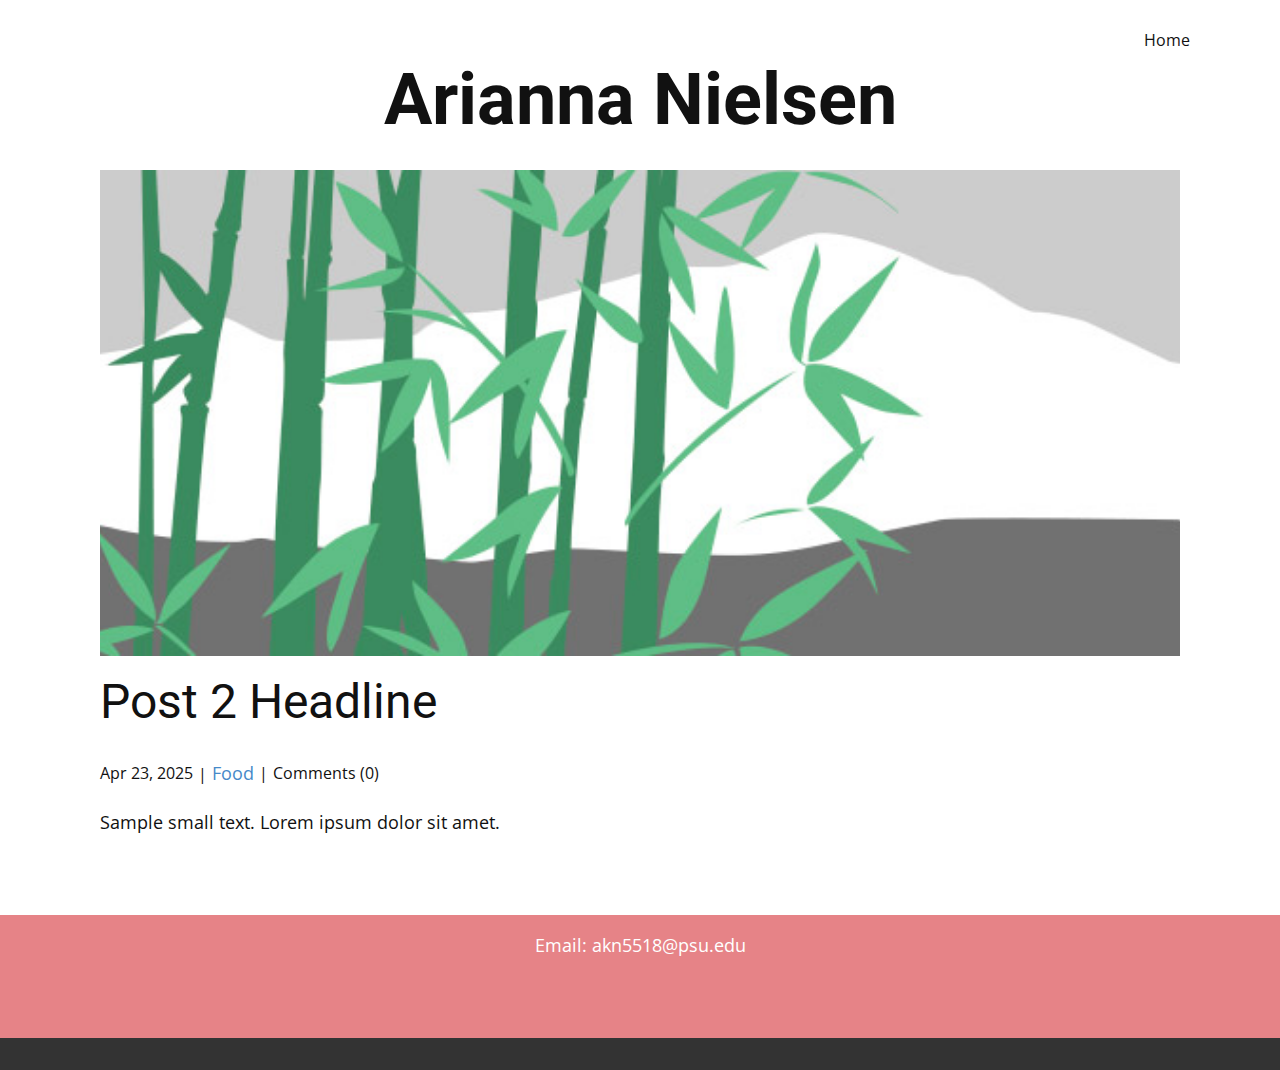
<file: blog/post-1.html>
<!DOCTYPE html>
<html style="font-size: 16px;" lang="en"><head>
    <meta name="viewport" content="width=device-width, initial-scale=1.0">
    <meta charset="utf-8">
    <meta name="keywords" content="Post 1 Headline">
    <meta name="description" content="">
    <title>Post 2 Headline</title>
    <link rel="stylesheet" href="../nicepage.css" media="screen">
<link rel="stylesheet" href="../Post-Template.css" media="screen">
    <script class="u-script" type="text/javascript" src="../jquery.js" defer=""></script>
    <script class="u-script" type="text/javascript" src="../nicepage.js" defer=""></script>
    <meta name="generator" content="Nicepage 7.8.6, nicepage.com">
    
    
    
    <link id="u-theme-google-font" rel="stylesheet" href="https://fonts.googleapis.com/css?family=Roboto:100,100i,300,300i,400,400i,500,500i,700,700i,900,900i|Open+Sans:300,300i,400,400i,500,500i,600,600i,700,700i,800,800i">
    <link id="u-page-google-font" rel="stylesheet" href="https://fonts.googleapis.com/css?family=Roboto:100,100i,300,300i,400,400i,500,500i,700,700i,900,900i">
    <script type="application/ld+json">{
		"@context": "http://schema.org",
		"@type": "Organization",
		"name": ""
}</script>
    <meta name="theme-color" content="#478ac9">
  <meta data-intl-tel-input-cdn-path="intlTelInput/"></head>
  <body data-path-to-root="./" data-include-products="false" class="u-body u-xl-mode" data-lang="en"><header class="u-clearfix u-header u-header" id="header"><div class="u-clearfix u-sheet u-valign-middle-lg u-valign-middle-md u-valign-middle-sm u-valign-middle-xs u-sheet-1">
        <nav class="u-menu u-menu-one-level u-offcanvas u-menu-1" role="navigation" aria-label="Menu navigation">
          <div class="menu-collapse" style="font-size: 1rem; letter-spacing: 0px;">
            <a class="u-button-style u-custom-left-right-menu-spacing u-custom-padding-bottom u-custom-top-bottom-menu-spacing u-hamburger-link u-nav-link u-text-active-palette-1-base u-text-hover-palette-2-base" href="#" tabindex="-1" aria-label="Open menu" aria-controls="ac43">
              <svg class="u-svg-link" viewBox="0 0 24 24"><use xlink:href="#menu-hamburger"></use></svg>
              <svg class="u-svg-content" version="1.1" id="menu-hamburger" viewBox="0 0 16 16" x="0px" y="0px" xmlns:xlink="http://www.w3.org/1999/xlink" xmlns="http://www.w3.org/2000/svg"><g><rect y="1" width="16" height="2"></rect><rect y="7" width="16" height="2"></rect><rect y="13" width="16" height="2"></rect>
</g></svg>
            </a>
          </div>
          <div class="u-custom-menu u-nav-container">
            <ul class="u-nav u-unstyled u-nav-1" role="menubar"><li role="none" class="u-nav-item"><a role="menuitem" class="u-button-style u-nav-link u-text-active-palette-1-base u-text-hover-palette-2-base" href="../" style="padding: 10px 20px;">Home</a>
</li></ul>
          </div>
          <div class="u-custom-menu u-nav-container-collapse" id="ac43" role="region" aria-label="Menu panel">
            <div class="u-black u-container-style u-inner-container-layout u-opacity u-opacity-95 u-sidenav">
              <div class="u-inner-container-layout u-sidenav-overflow">
                <div class="u-menu-close" tabindex="-1" aria-label="Close menu"></div>
                <ul class="u-align-center u-nav u-popupmenu-items u-unstyled u-nav-2" role="menubar"><li role="none" class="u-nav-item"><a role="menuitem" class="u-button-style u-nav-link" href="../">Home</a>
</li></ul>
              </div>
            </div>
            <div class="u-black u-menu-overlay u-opacity u-opacity-70"></div>
          </div>
        </nav>
        <h1 class="u-align-center u-custom-font u-font-roboto u-text u-text-default u-text-1">Arianna Nielsen</h1>
      </div></header>
    <section class="u-align-center u-clearfix u-section-1" id="block-1">
      <div class="u-clearfix u-sheet u-valign-middle-md u-valign-middle-sm u-valign-middle-xs u-sheet-1"><!--post_details--><!--post_details_options_json--><!--{"source":""}--><!--/post_details_options_json--><!--blog_post-->
        <div class="u-container-style u-expanded-width u-post-details u-post-details-1">
          <div class="u-container-layout u-valign-middle u-container-layout-1"><!--blog_post_image-->
            <img alt="" class="u-blog-control u-expanded-width u-image u-image-default u-image-1" src="../images/68f64b9d.jpeg"><!--/blog_post_image--><!--blog_post_header-->
            <h2 class="u-blog-control u-text u-text-1">Post 2 Headline</h2><!--/blog_post_header--><!--blog_post_metadata-->
            <div class="u-blog-control u-metadata u-metadata-1"><!--blog_post_metadata_date--><span class="u-meta-date u-meta-icon">Apr 23, 2025</span><!--/blog_post_metadata_date--><!--blog_post_metadata_category--><span class="u-meta-category u-meta-icon"><a href="../blog/blog.html#/blog-1///1">Food</a></span><!--/blog_post_metadata_category--><!--blog_post_metadata_comments--><span class="u-meta-comments u-meta-icon"><!--blog_post_metadata_comments_content-->Comments (0)<!--/blog_post_metadata_comments_content--></span><!--/blog_post_metadata_comments-->
            </div><!--/blog_post_metadata--><!--blog_post_content-->
            <div class="u-align-justify u-blog-control u-post-content u-text u-text-2 fr-view">
  <p>Sample small text. Lorem ipsum dolor sit amet.</p>
  </div><!--/blog_post_content-->
          </div>
        </div><!--/blog_post--><!--/post_details-->
      </div>
    </section>
    
    
    
    <footer class="u-align-center u-clearfix u-container-align-center u-footer u-palette-2-light-1 u-footer" id="footer"><div class="u-clearfix u-sheet u-sheet-1">
        <p class="u-text u-text-1">Email:&nbsp;<a class="u-active-none u-border-none u-btn u-button-link u-button-style u-hover-none u-none u-text-body-alt-color u-btn-1" href="mailto:akn5518@psu.edu">akn5518@psu.edu</a>
          <br>
          <br>
        </p>
      </div></footer>
    <section class="u-backlink u-clearfix u-grey-80"></section>
  
</body></html>
</file>
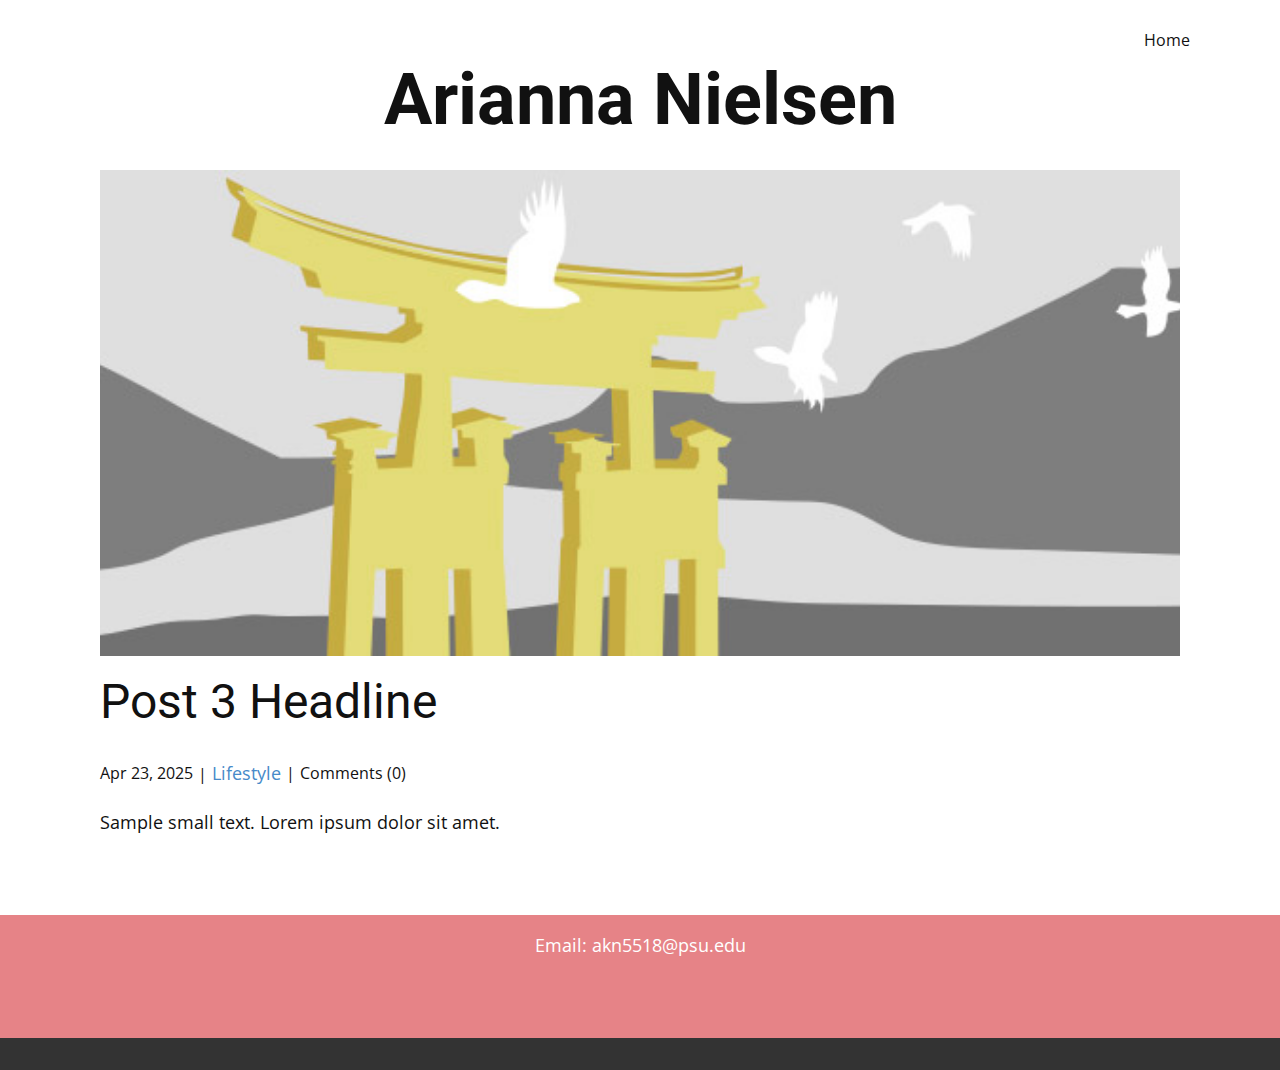
<file: blog/post-2.html>
<!DOCTYPE html>
<html style="font-size: 16px;" lang="en"><head>
    <meta name="viewport" content="width=device-width, initial-scale=1.0">
    <meta charset="utf-8">
    <meta name="keywords" content="Post 1 Headline">
    <meta name="description" content="">
    <title>Post 3 Headline</title>
    <link rel="stylesheet" href="../nicepage.css" media="screen">
<link rel="stylesheet" href="../Post-Template.css" media="screen">
    <script class="u-script" type="text/javascript" src="../jquery.js" defer=""></script>
    <script class="u-script" type="text/javascript" src="../nicepage.js" defer=""></script>
    <meta name="generator" content="Nicepage 7.8.6, nicepage.com">
    
    
    
    <link id="u-theme-google-font" rel="stylesheet" href="https://fonts.googleapis.com/css?family=Roboto:100,100i,300,300i,400,400i,500,500i,700,700i,900,900i|Open+Sans:300,300i,400,400i,500,500i,600,600i,700,700i,800,800i">
    <link id="u-page-google-font" rel="stylesheet" href="https://fonts.googleapis.com/css?family=Roboto:100,100i,300,300i,400,400i,500,500i,700,700i,900,900i">
    <script type="application/ld+json">{
		"@context": "http://schema.org",
		"@type": "Organization",
		"name": ""
}</script>
    <meta name="theme-color" content="#478ac9">
  <meta data-intl-tel-input-cdn-path="intlTelInput/"></head>
  <body data-path-to-root="./" data-include-products="false" class="u-body u-xl-mode" data-lang="en"><header class="u-clearfix u-header u-header" id="header"><div class="u-clearfix u-sheet u-valign-middle-lg u-valign-middle-md u-valign-middle-sm u-valign-middle-xs u-sheet-1">
        <nav class="u-menu u-menu-one-level u-offcanvas u-menu-1" role="navigation" aria-label="Menu navigation">
          <div class="menu-collapse" style="font-size: 1rem; letter-spacing: 0px;">
            <a class="u-button-style u-custom-left-right-menu-spacing u-custom-padding-bottom u-custom-top-bottom-menu-spacing u-hamburger-link u-nav-link u-text-active-palette-1-base u-text-hover-palette-2-base" href="#" tabindex="-1" aria-label="Open menu" aria-controls="ac43">
              <svg class="u-svg-link" viewBox="0 0 24 24"><use xlink:href="#menu-hamburger"></use></svg>
              <svg class="u-svg-content" version="1.1" id="menu-hamburger" viewBox="0 0 16 16" x="0px" y="0px" xmlns:xlink="http://www.w3.org/1999/xlink" xmlns="http://www.w3.org/2000/svg"><g><rect y="1" width="16" height="2"></rect><rect y="7" width="16" height="2"></rect><rect y="13" width="16" height="2"></rect>
</g></svg>
            </a>
          </div>
          <div class="u-custom-menu u-nav-container">
            <ul class="u-nav u-unstyled u-nav-1" role="menubar"><li role="none" class="u-nav-item"><a role="menuitem" class="u-button-style u-nav-link u-text-active-palette-1-base u-text-hover-palette-2-base" href="../" style="padding: 10px 20px;">Home</a>
</li></ul>
          </div>
          <div class="u-custom-menu u-nav-container-collapse" id="ac43" role="region" aria-label="Menu panel">
            <div class="u-black u-container-style u-inner-container-layout u-opacity u-opacity-95 u-sidenav">
              <div class="u-inner-container-layout u-sidenav-overflow">
                <div class="u-menu-close" tabindex="-1" aria-label="Close menu"></div>
                <ul class="u-align-center u-nav u-popupmenu-items u-unstyled u-nav-2" role="menubar"><li role="none" class="u-nav-item"><a role="menuitem" class="u-button-style u-nav-link" href="../">Home</a>
</li></ul>
              </div>
            </div>
            <div class="u-black u-menu-overlay u-opacity u-opacity-70"></div>
          </div>
        </nav>
        <h1 class="u-align-center u-custom-font u-font-roboto u-text u-text-default u-text-1">Arianna Nielsen</h1>
      </div></header>
    <section class="u-align-center u-clearfix u-section-1" id="block-1">
      <div class="u-clearfix u-sheet u-valign-middle-md u-valign-middle-sm u-valign-middle-xs u-sheet-1"><!--post_details--><!--post_details_options_json--><!--{"source":""}--><!--/post_details_options_json--><!--blog_post-->
        <div class="u-container-style u-expanded-width u-post-details u-post-details-1">
          <div class="u-container-layout u-valign-middle u-container-layout-1"><!--blog_post_image-->
            <img alt="" class="u-blog-control u-expanded-width u-image u-image-default u-image-1" src="../images/8ad73f3c.jpeg"><!--/blog_post_image--><!--blog_post_header-->
            <h2 class="u-blog-control u-text u-text-1">Post 3 Headline</h2><!--/blog_post_header--><!--blog_post_metadata-->
            <div class="u-blog-control u-metadata u-metadata-1"><!--blog_post_metadata_date--><span class="u-meta-date u-meta-icon">Apr 23, 2025</span><!--/blog_post_metadata_date--><!--blog_post_metadata_category--><span class="u-meta-category u-meta-icon"><a href="../blog/blog.html#/blog-1///3">Lifestyle</a></span><!--/blog_post_metadata_category--><!--blog_post_metadata_comments--><span class="u-meta-comments u-meta-icon"><!--blog_post_metadata_comments_content-->Comments (0)<!--/blog_post_metadata_comments_content--></span><!--/blog_post_metadata_comments-->
            </div><!--/blog_post_metadata--><!--blog_post_content-->
            <div class="u-align-justify u-blog-control u-post-content u-text u-text-2 fr-view">
  <p>Sample small text. Lorem ipsum dolor sit amet.</p>
  </div><!--/blog_post_content-->
          </div>
        </div><!--/blog_post--><!--/post_details-->
      </div>
    </section>
    
    
    
    <footer class="u-align-center u-clearfix u-container-align-center u-footer u-palette-2-light-1 u-footer" id="footer"><div class="u-clearfix u-sheet u-sheet-1">
        <p class="u-text u-text-1">Email:&nbsp;<a class="u-active-none u-border-none u-btn u-button-link u-button-style u-hover-none u-none u-text-body-alt-color u-btn-1" href="mailto:akn5518@psu.edu">akn5518@psu.edu</a>
          <br>
          <br>
        </p>
      </div></footer>
    <section class="u-backlink u-clearfix u-grey-80"></section>
  
</body></html>
</file>
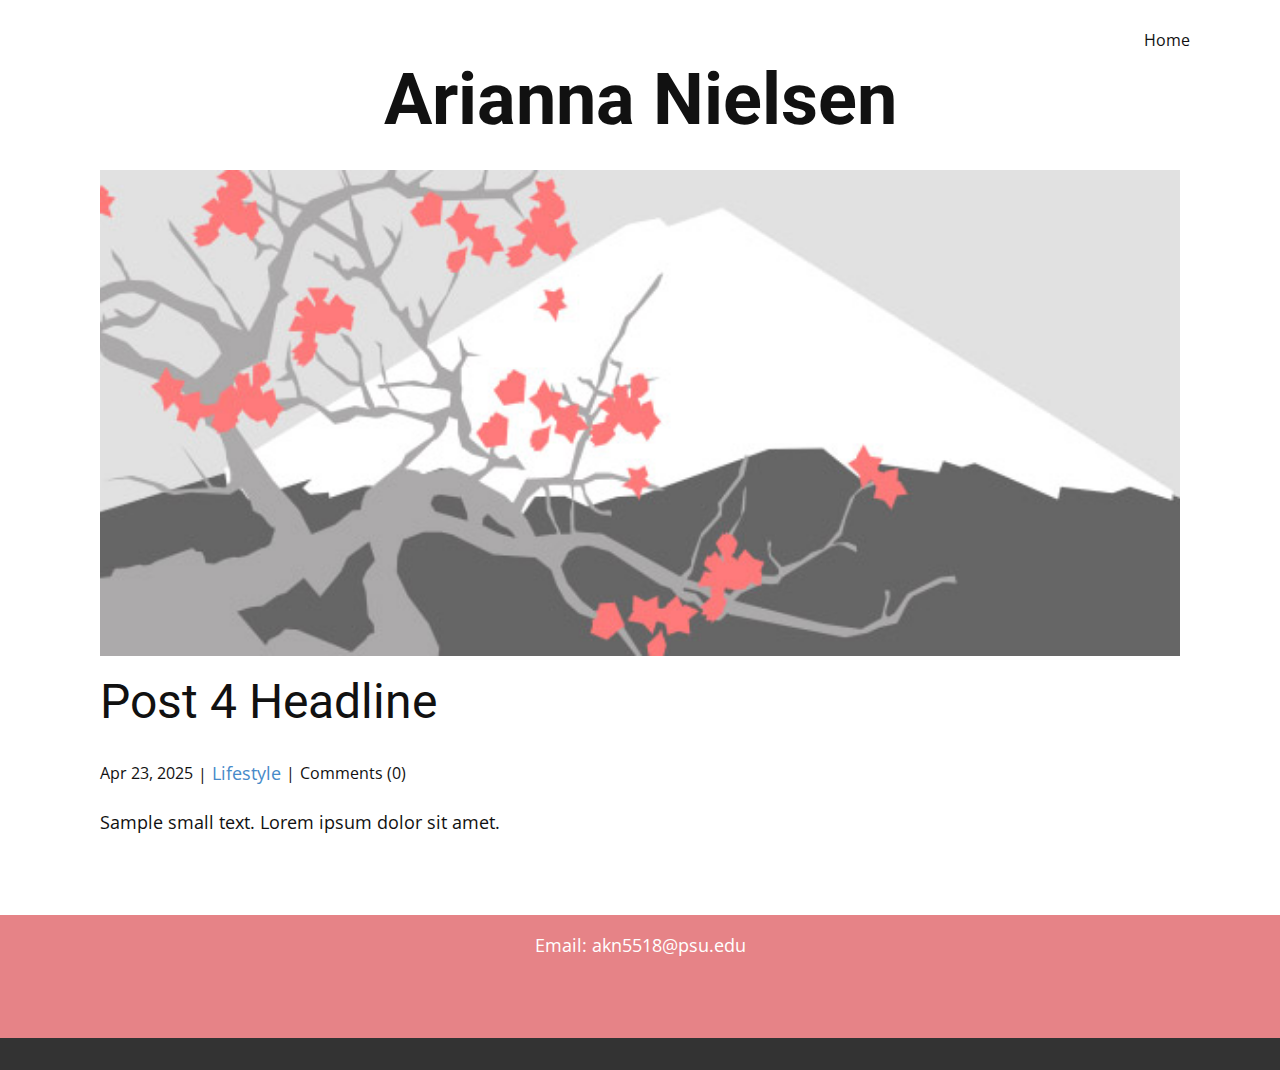
<file: blog/post-3.html>
<!DOCTYPE html>
<html style="font-size: 16px;" lang="en"><head>
    <meta name="viewport" content="width=device-width, initial-scale=1.0">
    <meta charset="utf-8">
    <meta name="keywords" content="Post 1 Headline">
    <meta name="description" content="">
    <title>Post 4 Headline</title>
    <link rel="stylesheet" href="../nicepage.css" media="screen">
<link rel="stylesheet" href="../Post-Template.css" media="screen">
    <script class="u-script" type="text/javascript" src="../jquery.js" defer=""></script>
    <script class="u-script" type="text/javascript" src="../nicepage.js" defer=""></script>
    <meta name="generator" content="Nicepage 7.8.6, nicepage.com">
    
    
    
    <link id="u-theme-google-font" rel="stylesheet" href="https://fonts.googleapis.com/css?family=Roboto:100,100i,300,300i,400,400i,500,500i,700,700i,900,900i|Open+Sans:300,300i,400,400i,500,500i,600,600i,700,700i,800,800i">
    <link id="u-page-google-font" rel="stylesheet" href="https://fonts.googleapis.com/css?family=Roboto:100,100i,300,300i,400,400i,500,500i,700,700i,900,900i">
    <script type="application/ld+json">{
		"@context": "http://schema.org",
		"@type": "Organization",
		"name": ""
}</script>
    <meta name="theme-color" content="#478ac9">
  <meta data-intl-tel-input-cdn-path="intlTelInput/"></head>
  <body data-path-to-root="./" data-include-products="false" class="u-body u-xl-mode" data-lang="en"><header class="u-clearfix u-header u-header" id="header"><div class="u-clearfix u-sheet u-valign-middle-lg u-valign-middle-md u-valign-middle-sm u-valign-middle-xs u-sheet-1">
        <nav class="u-menu u-menu-one-level u-offcanvas u-menu-1" role="navigation" aria-label="Menu navigation">
          <div class="menu-collapse" style="font-size: 1rem; letter-spacing: 0px;">
            <a class="u-button-style u-custom-left-right-menu-spacing u-custom-padding-bottom u-custom-top-bottom-menu-spacing u-hamburger-link u-nav-link u-text-active-palette-1-base u-text-hover-palette-2-base" href="#" tabindex="-1" aria-label="Open menu" aria-controls="ac43">
              <svg class="u-svg-link" viewBox="0 0 24 24"><use xlink:href="#menu-hamburger"></use></svg>
              <svg class="u-svg-content" version="1.1" id="menu-hamburger" viewBox="0 0 16 16" x="0px" y="0px" xmlns:xlink="http://www.w3.org/1999/xlink" xmlns="http://www.w3.org/2000/svg"><g><rect y="1" width="16" height="2"></rect><rect y="7" width="16" height="2"></rect><rect y="13" width="16" height="2"></rect>
</g></svg>
            </a>
          </div>
          <div class="u-custom-menu u-nav-container">
            <ul class="u-nav u-unstyled u-nav-1" role="menubar"><li role="none" class="u-nav-item"><a role="menuitem" class="u-button-style u-nav-link u-text-active-palette-1-base u-text-hover-palette-2-base" href="../" style="padding: 10px 20px;">Home</a>
</li></ul>
          </div>
          <div class="u-custom-menu u-nav-container-collapse" id="ac43" role="region" aria-label="Menu panel">
            <div class="u-black u-container-style u-inner-container-layout u-opacity u-opacity-95 u-sidenav">
              <div class="u-inner-container-layout u-sidenav-overflow">
                <div class="u-menu-close" tabindex="-1" aria-label="Close menu"></div>
                <ul class="u-align-center u-nav u-popupmenu-items u-unstyled u-nav-2" role="menubar"><li role="none" class="u-nav-item"><a role="menuitem" class="u-button-style u-nav-link" href="../">Home</a>
</li></ul>
              </div>
            </div>
            <div class="u-black u-menu-overlay u-opacity u-opacity-70"></div>
          </div>
        </nav>
        <h1 class="u-align-center u-custom-font u-font-roboto u-text u-text-default u-text-1">Arianna Nielsen</h1>
      </div></header>
    <section class="u-align-center u-clearfix u-section-1" id="block-1">
      <div class="u-clearfix u-sheet u-valign-middle-md u-valign-middle-sm u-valign-middle-xs u-sheet-1"><!--post_details--><!--post_details_options_json--><!--{"source":""}--><!--/post_details_options_json--><!--blog_post-->
        <div class="u-container-style u-expanded-width u-post-details u-post-details-1">
          <div class="u-container-layout u-valign-middle u-container-layout-1"><!--blog_post_image-->
            <img alt="" class="u-blog-control u-expanded-width u-image u-image-default u-image-1" src="../images/0fd3416c.jpeg"><!--/blog_post_image--><!--blog_post_header-->
            <h2 class="u-blog-control u-text u-text-1">Post 4 Headline</h2><!--/blog_post_header--><!--blog_post_metadata-->
            <div class="u-blog-control u-metadata u-metadata-1"><!--blog_post_metadata_date--><span class="u-meta-date u-meta-icon">Apr 23, 2025</span><!--/blog_post_metadata_date--><!--blog_post_metadata_category--><span class="u-meta-category u-meta-icon"><a href="../blog/blog.html#/blog-1///3">Lifestyle</a></span><!--/blog_post_metadata_category--><!--blog_post_metadata_comments--><span class="u-meta-comments u-meta-icon"><!--blog_post_metadata_comments_content-->Comments (0)<!--/blog_post_metadata_comments_content--></span><!--/blog_post_metadata_comments-->
            </div><!--/blog_post_metadata--><!--blog_post_content-->
            <div class="u-align-justify u-blog-control u-post-content u-text u-text-2 fr-view">
  <p>Sample small text. Lorem ipsum dolor sit amet.</p>
  </div><!--/blog_post_content-->
          </div>
        </div><!--/blog_post--><!--/post_details-->
      </div>
    </section>
    
    
    
    <footer class="u-align-center u-clearfix u-container-align-center u-footer u-palette-2-light-1 u-footer" id="footer"><div class="u-clearfix u-sheet u-sheet-1">
        <p class="u-text u-text-1">Email:&nbsp;<a class="u-active-none u-border-none u-btn u-button-link u-button-style u-hover-none u-none u-text-body-alt-color u-btn-1" href="mailto:akn5518@psu.edu">akn5518@psu.edu</a>
          <br>
          <br>
        </p>
      </div></footer>
    <section class="u-backlink u-clearfix u-grey-80"></section>
  
</body></html>
</file>
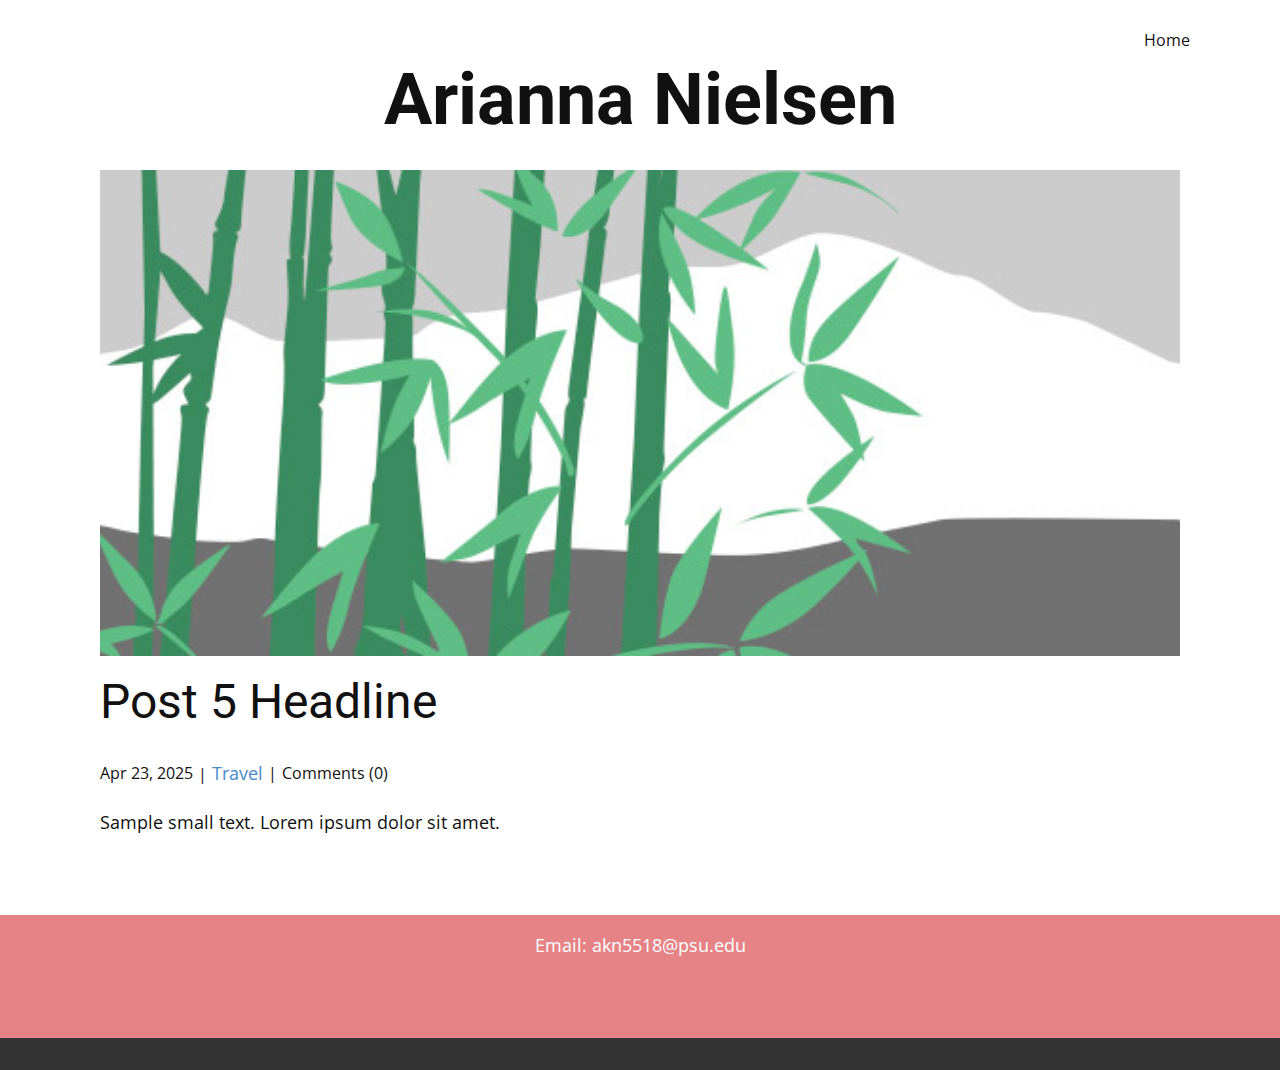
<file: blog/post-4.html>
<!DOCTYPE html>
<html style="font-size: 16px;" lang="en"><head>
    <meta name="viewport" content="width=device-width, initial-scale=1.0">
    <meta charset="utf-8">
    <meta name="keywords" content="Post 1 Headline">
    <meta name="description" content="">
    <title>Post 5 Headline</title>
    <link rel="stylesheet" href="../nicepage.css" media="screen">
<link rel="stylesheet" href="../Post-Template.css" media="screen">
    <script class="u-script" type="text/javascript" src="../jquery.js" defer=""></script>
    <script class="u-script" type="text/javascript" src="../nicepage.js" defer=""></script>
    <meta name="generator" content="Nicepage 7.8.6, nicepage.com">
    
    
    
    <link id="u-theme-google-font" rel="stylesheet" href="https://fonts.googleapis.com/css?family=Roboto:100,100i,300,300i,400,400i,500,500i,700,700i,900,900i|Open+Sans:300,300i,400,400i,500,500i,600,600i,700,700i,800,800i">
    <link id="u-page-google-font" rel="stylesheet" href="https://fonts.googleapis.com/css?family=Roboto:100,100i,300,300i,400,400i,500,500i,700,700i,900,900i">
    <script type="application/ld+json">{
		"@context": "http://schema.org",
		"@type": "Organization",
		"name": ""
}</script>
    <meta name="theme-color" content="#478ac9">
  <meta data-intl-tel-input-cdn-path="intlTelInput/"></head>
  <body data-path-to-root="./" data-include-products="false" class="u-body u-xl-mode" data-lang="en"><header class="u-clearfix u-header u-header" id="header"><div class="u-clearfix u-sheet u-valign-middle-lg u-valign-middle-md u-valign-middle-sm u-valign-middle-xs u-sheet-1">
        <nav class="u-menu u-menu-one-level u-offcanvas u-menu-1" role="navigation" aria-label="Menu navigation">
          <div class="menu-collapse" style="font-size: 1rem; letter-spacing: 0px;">
            <a class="u-button-style u-custom-left-right-menu-spacing u-custom-padding-bottom u-custom-top-bottom-menu-spacing u-hamburger-link u-nav-link u-text-active-palette-1-base u-text-hover-palette-2-base" href="#" tabindex="-1" aria-label="Open menu" aria-controls="ac43">
              <svg class="u-svg-link" viewBox="0 0 24 24"><use xlink:href="#menu-hamburger"></use></svg>
              <svg class="u-svg-content" version="1.1" id="menu-hamburger" viewBox="0 0 16 16" x="0px" y="0px" xmlns:xlink="http://www.w3.org/1999/xlink" xmlns="http://www.w3.org/2000/svg"><g><rect y="1" width="16" height="2"></rect><rect y="7" width="16" height="2"></rect><rect y="13" width="16" height="2"></rect>
</g></svg>
            </a>
          </div>
          <div class="u-custom-menu u-nav-container">
            <ul class="u-nav u-unstyled u-nav-1" role="menubar"><li role="none" class="u-nav-item"><a role="menuitem" class="u-button-style u-nav-link u-text-active-palette-1-base u-text-hover-palette-2-base" href="../" style="padding: 10px 20px;">Home</a>
</li></ul>
          </div>
          <div class="u-custom-menu u-nav-container-collapse" id="ac43" role="region" aria-label="Menu panel">
            <div class="u-black u-container-style u-inner-container-layout u-opacity u-opacity-95 u-sidenav">
              <div class="u-inner-container-layout u-sidenav-overflow">
                <div class="u-menu-close" tabindex="-1" aria-label="Close menu"></div>
                <ul class="u-align-center u-nav u-popupmenu-items u-unstyled u-nav-2" role="menubar"><li role="none" class="u-nav-item"><a role="menuitem" class="u-button-style u-nav-link" href="../">Home</a>
</li></ul>
              </div>
            </div>
            <div class="u-black u-menu-overlay u-opacity u-opacity-70"></div>
          </div>
        </nav>
        <h1 class="u-align-center u-custom-font u-font-roboto u-text u-text-default u-text-1">Arianna Nielsen</h1>
      </div></header>
    <section class="u-align-center u-clearfix u-section-1" id="block-1">
      <div class="u-clearfix u-sheet u-valign-middle-md u-valign-middle-sm u-valign-middle-xs u-sheet-1"><!--post_details--><!--post_details_options_json--><!--{"source":""}--><!--/post_details_options_json--><!--blog_post-->
        <div class="u-container-style u-expanded-width u-post-details u-post-details-1">
          <div class="u-container-layout u-valign-middle u-container-layout-1"><!--blog_post_image-->
            <img alt="" class="u-blog-control u-expanded-width u-image u-image-default u-image-1" src="../images/68f64b9d.jpeg"><!--/blog_post_image--><!--blog_post_header-->
            <h2 class="u-blog-control u-text u-text-1">Post 5 Headline</h2><!--/blog_post_header--><!--blog_post_metadata-->
            <div class="u-blog-control u-metadata u-metadata-1"><!--blog_post_metadata_date--><span class="u-meta-date u-meta-icon">Apr 23, 2025</span><!--/blog_post_metadata_date--><!--blog_post_metadata_category--><span class="u-meta-category u-meta-icon"><a href="../blog/blog.html#/blog-1///2">Travel</a></span><!--/blog_post_metadata_category--><!--blog_post_metadata_comments--><span class="u-meta-comments u-meta-icon"><!--blog_post_metadata_comments_content-->Comments (0)<!--/blog_post_metadata_comments_content--></span><!--/blog_post_metadata_comments-->
            </div><!--/blog_post_metadata--><!--blog_post_content-->
            <div class="u-align-justify u-blog-control u-post-content u-text u-text-2 fr-view">
  <p>Sample small text. Lorem ipsum dolor sit amet.</p>
  </div><!--/blog_post_content-->
          </div>
        </div><!--/blog_post--><!--/post_details-->
      </div>
    </section>
    
    
    
    <footer class="u-align-center u-clearfix u-container-align-center u-footer u-palette-2-light-1 u-footer" id="footer"><div class="u-clearfix u-sheet u-sheet-1">
        <p class="u-text u-text-1">Email:&nbsp;<a class="u-active-none u-border-none u-btn u-button-link u-button-style u-hover-none u-none u-text-body-alt-color u-btn-1" href="mailto:akn5518@psu.edu">akn5518@psu.edu</a>
          <br>
          <br>
        </p>
      </div></footer>
    <section class="u-backlink u-clearfix u-grey-80"></section>
  
</body></html>
</file>
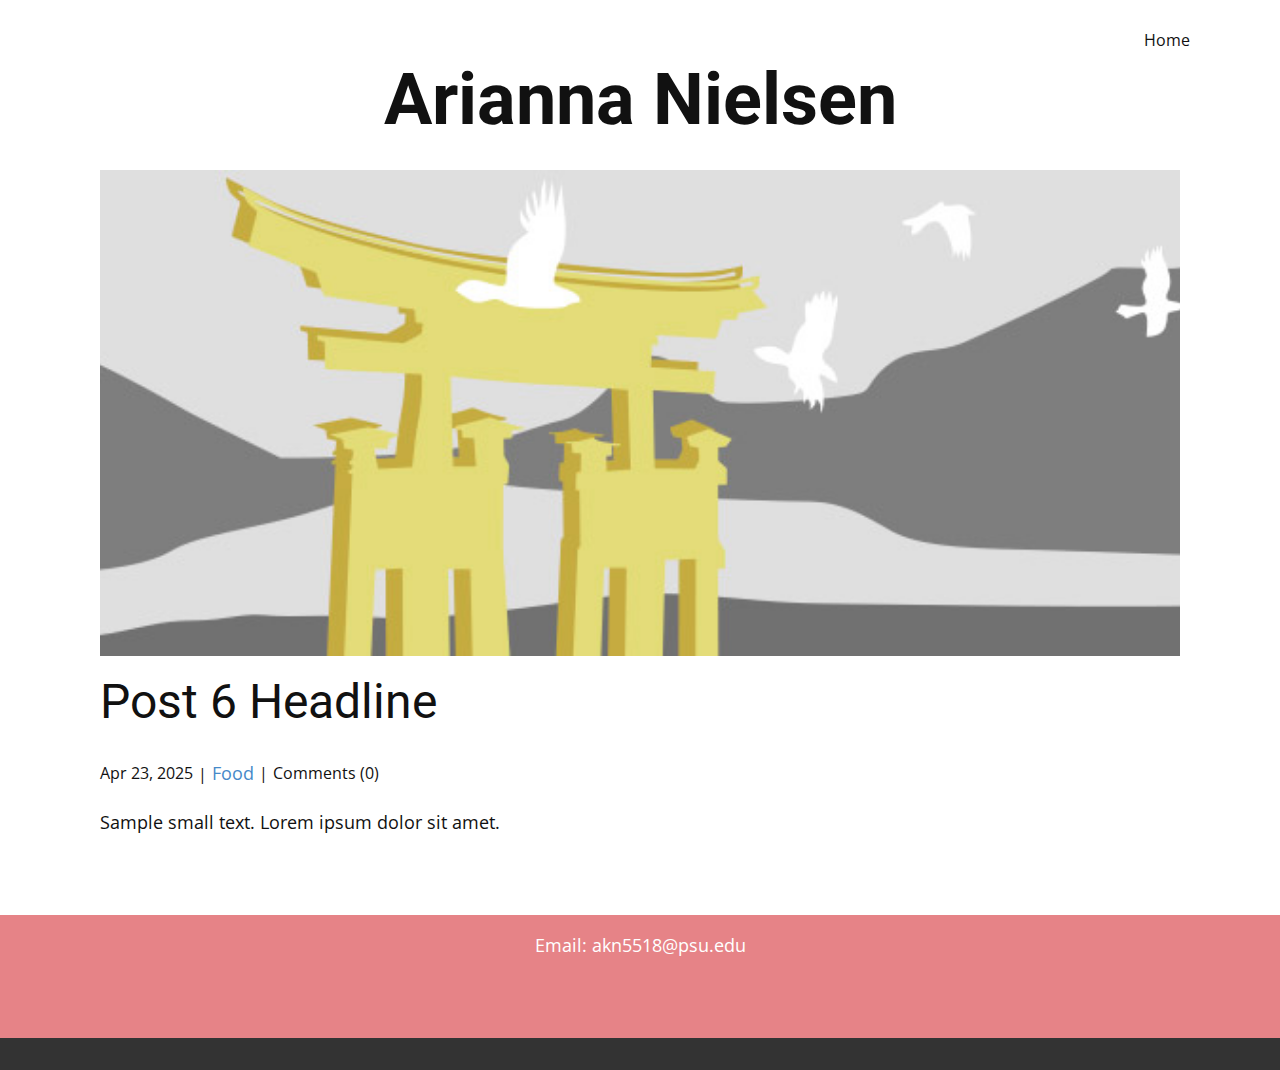
<file: blog/post-5.html>
<!DOCTYPE html>
<html style="font-size: 16px;" lang="en"><head>
    <meta name="viewport" content="width=device-width, initial-scale=1.0">
    <meta charset="utf-8">
    <meta name="keywords" content="Post 1 Headline">
    <meta name="description" content="">
    <title>Post 6 Headline</title>
    <link rel="stylesheet" href="../nicepage.css" media="screen">
<link rel="stylesheet" href="../Post-Template.css" media="screen">
    <script class="u-script" type="text/javascript" src="../jquery.js" defer=""></script>
    <script class="u-script" type="text/javascript" src="../nicepage.js" defer=""></script>
    <meta name="generator" content="Nicepage 7.8.6, nicepage.com">
    
    
    
    <link id="u-theme-google-font" rel="stylesheet" href="https://fonts.googleapis.com/css?family=Roboto:100,100i,300,300i,400,400i,500,500i,700,700i,900,900i|Open+Sans:300,300i,400,400i,500,500i,600,600i,700,700i,800,800i">
    <link id="u-page-google-font" rel="stylesheet" href="https://fonts.googleapis.com/css?family=Roboto:100,100i,300,300i,400,400i,500,500i,700,700i,900,900i">
    <script type="application/ld+json">{
		"@context": "http://schema.org",
		"@type": "Organization",
		"name": ""
}</script>
    <meta name="theme-color" content="#478ac9">
  <meta data-intl-tel-input-cdn-path="intlTelInput/"></head>
  <body data-path-to-root="./" data-include-products="false" class="u-body u-xl-mode" data-lang="en"><header class="u-clearfix u-header u-header" id="header"><div class="u-clearfix u-sheet u-valign-middle-lg u-valign-middle-md u-valign-middle-sm u-valign-middle-xs u-sheet-1">
        <nav class="u-menu u-menu-one-level u-offcanvas u-menu-1" role="navigation" aria-label="Menu navigation">
          <div class="menu-collapse" style="font-size: 1rem; letter-spacing: 0px;">
            <a class="u-button-style u-custom-left-right-menu-spacing u-custom-padding-bottom u-custom-top-bottom-menu-spacing u-hamburger-link u-nav-link u-text-active-palette-1-base u-text-hover-palette-2-base" href="#" tabindex="-1" aria-label="Open menu" aria-controls="ac43">
              <svg class="u-svg-link" viewBox="0 0 24 24"><use xlink:href="#menu-hamburger"></use></svg>
              <svg class="u-svg-content" version="1.1" id="menu-hamburger" viewBox="0 0 16 16" x="0px" y="0px" xmlns:xlink="http://www.w3.org/1999/xlink" xmlns="http://www.w3.org/2000/svg"><g><rect y="1" width="16" height="2"></rect><rect y="7" width="16" height="2"></rect><rect y="13" width="16" height="2"></rect>
</g></svg>
            </a>
          </div>
          <div class="u-custom-menu u-nav-container">
            <ul class="u-nav u-unstyled u-nav-1" role="menubar"><li role="none" class="u-nav-item"><a role="menuitem" class="u-button-style u-nav-link u-text-active-palette-1-base u-text-hover-palette-2-base" href="../" style="padding: 10px 20px;">Home</a>
</li></ul>
          </div>
          <div class="u-custom-menu u-nav-container-collapse" id="ac43" role="region" aria-label="Menu panel">
            <div class="u-black u-container-style u-inner-container-layout u-opacity u-opacity-95 u-sidenav">
              <div class="u-inner-container-layout u-sidenav-overflow">
                <div class="u-menu-close" tabindex="-1" aria-label="Close menu"></div>
                <ul class="u-align-center u-nav u-popupmenu-items u-unstyled u-nav-2" role="menubar"><li role="none" class="u-nav-item"><a role="menuitem" class="u-button-style u-nav-link" href="../">Home</a>
</li></ul>
              </div>
            </div>
            <div class="u-black u-menu-overlay u-opacity u-opacity-70"></div>
          </div>
        </nav>
        <h1 class="u-align-center u-custom-font u-font-roboto u-text u-text-default u-text-1">Arianna Nielsen</h1>
      </div></header>
    <section class="u-align-center u-clearfix u-section-1" id="block-1">
      <div class="u-clearfix u-sheet u-valign-middle-md u-valign-middle-sm u-valign-middle-xs u-sheet-1"><!--post_details--><!--post_details_options_json--><!--{"source":""}--><!--/post_details_options_json--><!--blog_post-->
        <div class="u-container-style u-expanded-width u-post-details u-post-details-1">
          <div class="u-container-layout u-valign-middle u-container-layout-1"><!--blog_post_image-->
            <img alt="" class="u-blog-control u-expanded-width u-image u-image-default u-image-1" src="../images/8ad73f3c.jpeg"><!--/blog_post_image--><!--blog_post_header-->
            <h2 class="u-blog-control u-text u-text-1">Post 6 Headline</h2><!--/blog_post_header--><!--blog_post_metadata-->
            <div class="u-blog-control u-metadata u-metadata-1"><!--blog_post_metadata_date--><span class="u-meta-date u-meta-icon">Apr 23, 2025</span><!--/blog_post_metadata_date--><!--blog_post_metadata_category--><span class="u-meta-category u-meta-icon"><a href="../blog/blog.html#/blog-1///1">Food</a></span><!--/blog_post_metadata_category--><!--blog_post_metadata_comments--><span class="u-meta-comments u-meta-icon"><!--blog_post_metadata_comments_content-->Comments (0)<!--/blog_post_metadata_comments_content--></span><!--/blog_post_metadata_comments-->
            </div><!--/blog_post_metadata--><!--blog_post_content-->
            <div class="u-align-justify u-blog-control u-post-content u-text u-text-2 fr-view">
  <p>Sample small text. Lorem ipsum dolor sit amet.</p>
  </div><!--/blog_post_content-->
          </div>
        </div><!--/blog_post--><!--/post_details-->
      </div>
    </section>
    
    
    
    <footer class="u-align-center u-clearfix u-container-align-center u-footer u-palette-2-light-1 u-footer" id="footer"><div class="u-clearfix u-sheet u-sheet-1">
        <p class="u-text u-text-1">Email:&nbsp;<a class="u-active-none u-border-none u-btn u-button-link u-button-style u-hover-none u-none u-text-body-alt-color u-btn-1" href="mailto:akn5518@psu.edu">akn5518@psu.edu</a>
          <br>
          <br>
        </p>
      </div></footer>
    <section class="u-backlink u-clearfix u-grey-80"></section>
  
</body></html>
</file>
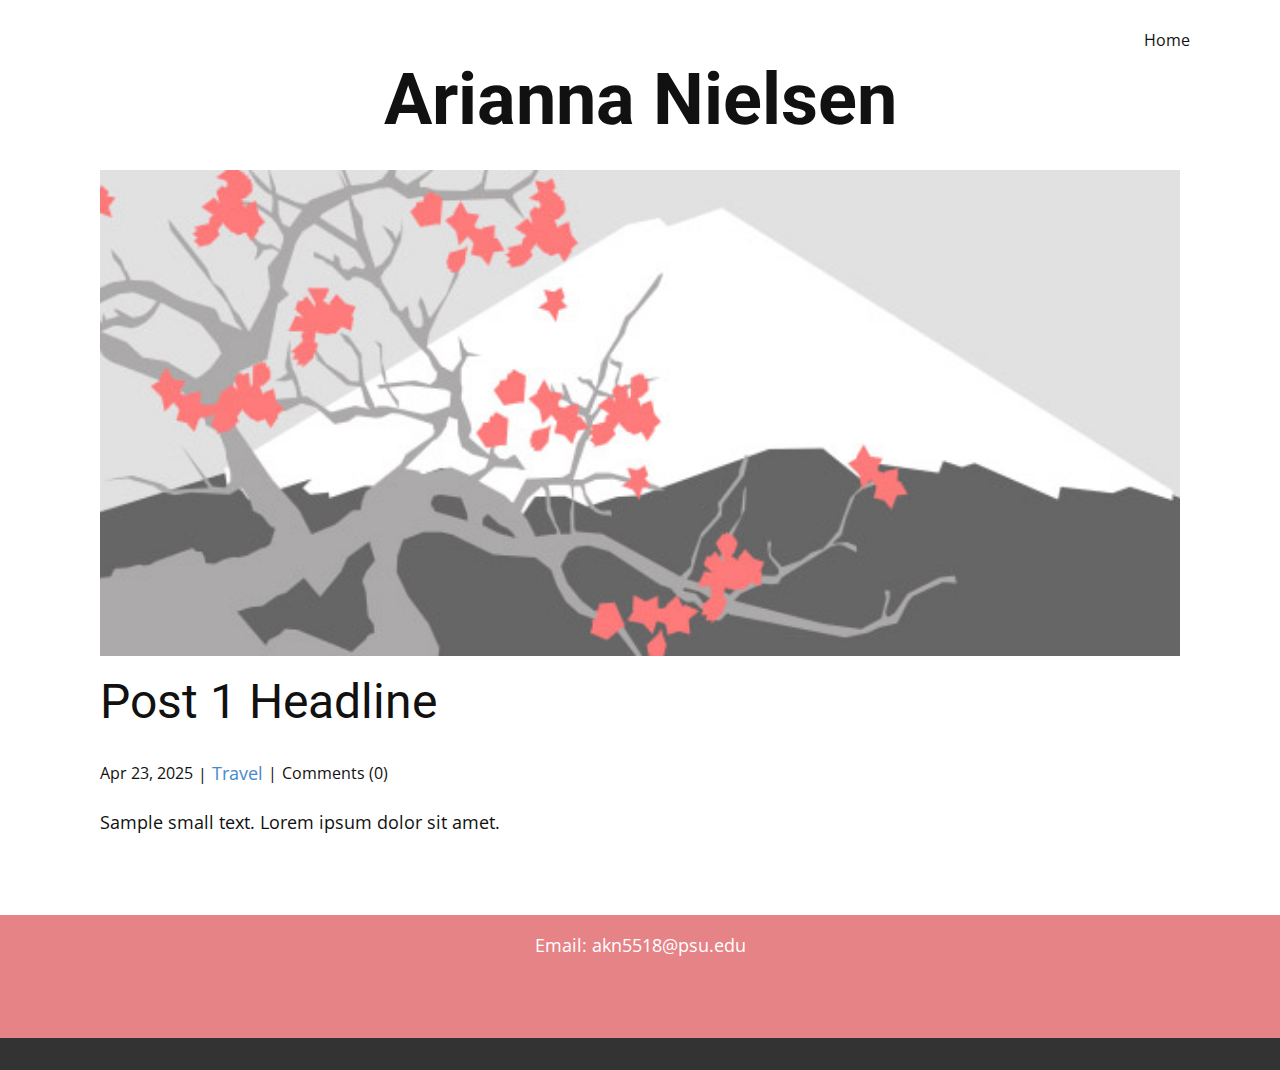
<file: blog/post.html>
<!DOCTYPE html>
<html style="font-size: 16px;" lang="en"><head>
    <meta name="viewport" content="width=device-width, initial-scale=1.0">
    <meta charset="utf-8">
    <meta name="keywords" content="Post 1 Headline">
    <meta name="description" content="">
    <title>Post 1 Headline</title>
    <link rel="stylesheet" href="../nicepage.css" media="screen">
<link rel="stylesheet" href="../Post-Template.css" media="screen">
    <script class="u-script" type="text/javascript" src="../jquery.js" defer=""></script>
    <script class="u-script" type="text/javascript" src="../nicepage.js" defer=""></script>
    <meta name="generator" content="Nicepage 7.8.6, nicepage.com">
    
    
    
    <link id="u-theme-google-font" rel="stylesheet" href="https://fonts.googleapis.com/css?family=Roboto:100,100i,300,300i,400,400i,500,500i,700,700i,900,900i|Open+Sans:300,300i,400,400i,500,500i,600,600i,700,700i,800,800i">
    <link id="u-page-google-font" rel="stylesheet" href="https://fonts.googleapis.com/css?family=Roboto:100,100i,300,300i,400,400i,500,500i,700,700i,900,900i">
    <script type="application/ld+json">{
		"@context": "http://schema.org",
		"@type": "Organization",
		"name": ""
}</script>
    <meta name="theme-color" content="#478ac9">
  <meta data-intl-tel-input-cdn-path="intlTelInput/"></head>
  <body data-path-to-root="./" data-include-products="false" class="u-body u-xl-mode" data-lang="en"><header class="u-clearfix u-header u-header" id="header"><div class="u-clearfix u-sheet u-valign-middle-lg u-valign-middle-md u-valign-middle-sm u-valign-middle-xs u-sheet-1">
        <nav class="u-menu u-menu-one-level u-offcanvas u-menu-1" role="navigation" aria-label="Menu navigation">
          <div class="menu-collapse" style="font-size: 1rem; letter-spacing: 0px;">
            <a class="u-button-style u-custom-left-right-menu-spacing u-custom-padding-bottom u-custom-top-bottom-menu-spacing u-hamburger-link u-nav-link u-text-active-palette-1-base u-text-hover-palette-2-base" href="#" tabindex="-1" aria-label="Open menu" aria-controls="ac43">
              <svg class="u-svg-link" viewBox="0 0 24 24"><use xlink:href="#menu-hamburger"></use></svg>
              <svg class="u-svg-content" version="1.1" id="menu-hamburger" viewBox="0 0 16 16" x="0px" y="0px" xmlns:xlink="http://www.w3.org/1999/xlink" xmlns="http://www.w3.org/2000/svg"><g><rect y="1" width="16" height="2"></rect><rect y="7" width="16" height="2"></rect><rect y="13" width="16" height="2"></rect>
</g></svg>
            </a>
          </div>
          <div class="u-custom-menu u-nav-container">
            <ul class="u-nav u-unstyled u-nav-1" role="menubar"><li role="none" class="u-nav-item"><a role="menuitem" class="u-button-style u-nav-link u-text-active-palette-1-base u-text-hover-palette-2-base" href="../" style="padding: 10px 20px;">Home</a>
</li></ul>
          </div>
          <div class="u-custom-menu u-nav-container-collapse" id="ac43" role="region" aria-label="Menu panel">
            <div class="u-black u-container-style u-inner-container-layout u-opacity u-opacity-95 u-sidenav">
              <div class="u-inner-container-layout u-sidenav-overflow">
                <div class="u-menu-close" tabindex="-1" aria-label="Close menu"></div>
                <ul class="u-align-center u-nav u-popupmenu-items u-unstyled u-nav-2" role="menubar"><li role="none" class="u-nav-item"><a role="menuitem" class="u-button-style u-nav-link" href="../">Home</a>
</li></ul>
              </div>
            </div>
            <div class="u-black u-menu-overlay u-opacity u-opacity-70"></div>
          </div>
        </nav>
        <h1 class="u-align-center u-custom-font u-font-roboto u-text u-text-default u-text-1">Arianna Nielsen</h1>
      </div></header>
    <section class="u-align-center u-clearfix u-section-1" id="block-1">
      <div class="u-clearfix u-sheet u-valign-middle-md u-valign-middle-sm u-valign-middle-xs u-sheet-1"><!--post_details--><!--post_details_options_json--><!--{"source":""}--><!--/post_details_options_json--><!--blog_post-->
        <div class="u-container-style u-expanded-width u-post-details u-post-details-1">
          <div class="u-container-layout u-valign-middle u-container-layout-1"><!--blog_post_image-->
            <img alt="" class="u-blog-control u-expanded-width u-image u-image-default u-image-1" src="../images/0fd3416c.jpeg"><!--/blog_post_image--><!--blog_post_header-->
            <h2 class="u-blog-control u-text u-text-1">Post 1 Headline</h2><!--/blog_post_header--><!--blog_post_metadata-->
            <div class="u-blog-control u-metadata u-metadata-1"><!--blog_post_metadata_date--><span class="u-meta-date u-meta-icon">Apr 23, 2025</span><!--/blog_post_metadata_date--><!--blog_post_metadata_category--><span class="u-meta-category u-meta-icon"><a href="../blog/blog.html#/blog-1///2">Travel</a></span><!--/blog_post_metadata_category--><!--blog_post_metadata_comments--><span class="u-meta-comments u-meta-icon"><!--blog_post_metadata_comments_content-->Comments (0)<!--/blog_post_metadata_comments_content--></span><!--/blog_post_metadata_comments-->
            </div><!--/blog_post_metadata--><!--blog_post_content-->
            <div class="u-align-justify u-blog-control u-post-content u-text u-text-2 fr-view">
  <p>Sample small text. Lorem ipsum dolor sit amet.</p>
  </div><!--/blog_post_content-->
          </div>
        </div><!--/blog_post--><!--/post_details-->
      </div>
    </section>
    
    
    
    <footer class="u-align-center u-clearfix u-container-align-center u-footer u-palette-2-light-1 u-footer" id="footer"><div class="u-clearfix u-sheet u-sheet-1">
        <p class="u-text u-text-1">Email:&nbsp;<a class="u-active-none u-border-none u-btn u-button-link u-button-style u-hover-none u-none u-text-body-alt-color u-btn-1" href="mailto:akn5518@psu.edu">akn5518@psu.edu</a>
          <br>
          <br>
        </p>
      </div></footer>
    <section class="u-backlink u-clearfix u-grey-80"></section>
  
</body></html>
</file>
